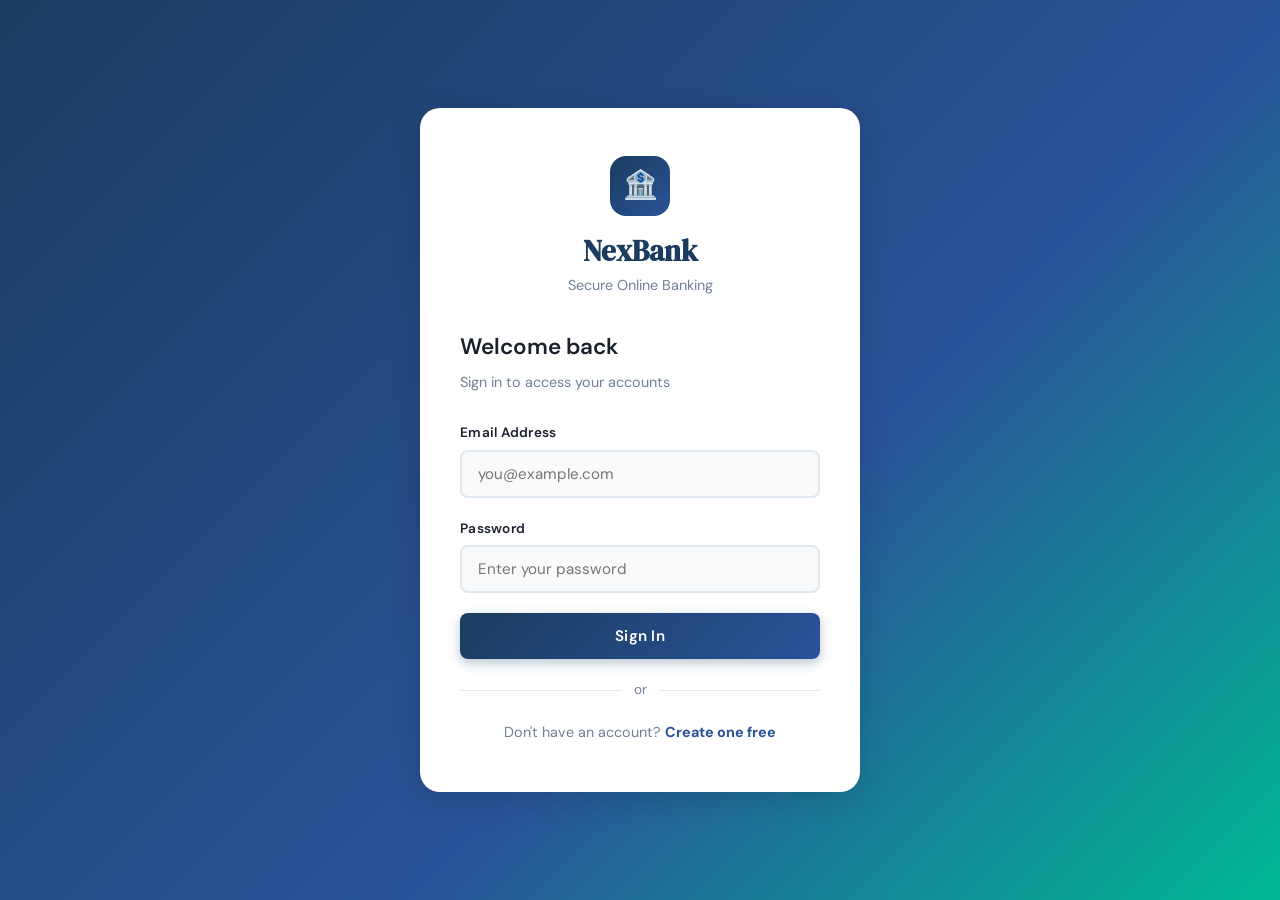
<file: frontend/index.html>
<!DOCTYPE html>
<html lang="en">
<head>
    <meta charset="UTF-8">
    <meta name="viewport" content="width=device-width, initial-scale=1.0">
    <title>Login — NexBank</title>
    <link rel="stylesheet" href="css/style.css">
</head>
<body class="auth-page">

<div class="auth-card">

    <!-- Logo -->
    <div class="auth-logo">
        <div class="logo-icon">🏦</div>
        <h1>NexBank</h1>
        <p>Secure Online Banking</p>
    </div>

    <h2>Welcome back</h2>
    <p class="subtitle">Sign in to access your accounts</p>

    <!-- Alert box for success/error messages -->
    <div id="alertBox" class="alert"></div>

    <!-- Login Form -->
    <form id="loginForm">

        <div class="form-group">
            <label for="email">Email Address</label>
            <input
                type="email"
                id="email"
                placeholder="you@example.com"
                required
                autocomplete="email"
            />
        </div>

        <div class="form-group">
            <label for="password">Password</label>
            <input
                type="password"
                id="password"
                placeholder="Enter your password"
                required
                autocomplete="current-password"
            />
        </div>

        <button type="submit" id="loginBtn" class="btn btn-primary">
            Sign In
        </button>

    </form>

    <div class="divider"><span>or</span></div>

    <p style="text-align:center; font-size:0.9rem; color:var(--text-muted)">
        Don't have an account?
        <a href="pages/register.html"><strong>Create one free</strong></a>
    </p>

</div>

<script src="js/utils.js"></script>
<script>
    // Redirect to dashboard if already logged in
    if (getToken()) {
        window.location.href = 'pages/dashboard.html';
    }

    document.getElementById('loginForm').addEventListener('submit', async function(e) {
        e.preventDefault();
        hideAlert('alertBox');

        const email    = document.getElementById('email').value.trim();
        const password = document.getElementById('password').value;

        // Basic client-side validation
        if (!email || !password) {
            showAlert('alertBox', 'Please fill in all fields.', 'error');
            return;
        }

        if (!email.includes('@')) {
            showAlert('alertBox', 'Please enter a valid email address.', 'error');
            return;
        }

        setButtonLoading('loginBtn', true);

        const result = await apiRequest('/auth/login', 'POST', { email, password });

        if (result.error) {
            showAlert('alertBox', result.error, 'error');
        } else if (result.ok && result.data.success) {
            // Save token and user info to localStorage
            setToken(result.data.data.token);
            setUser({
                name:   result.data.data.name,
                email:  result.data.data.email,
                userId: result.data.data.userId
            });

            showAlert('alertBox', 'Login successful! Redirecting...', 'success');
            setTimeout(() => { window.location.href = 'pages/dashboard.html'; }, 800);
        } else {
            const errorMsg = result.data?.message || 'Login failed. Please check your credentials.';
            showAlert('alertBox', errorMsg, 'error');
        }

        setButtonLoading('loginBtn', false, 'Sign In');
    });
</script>

</body>
</html>
</file>
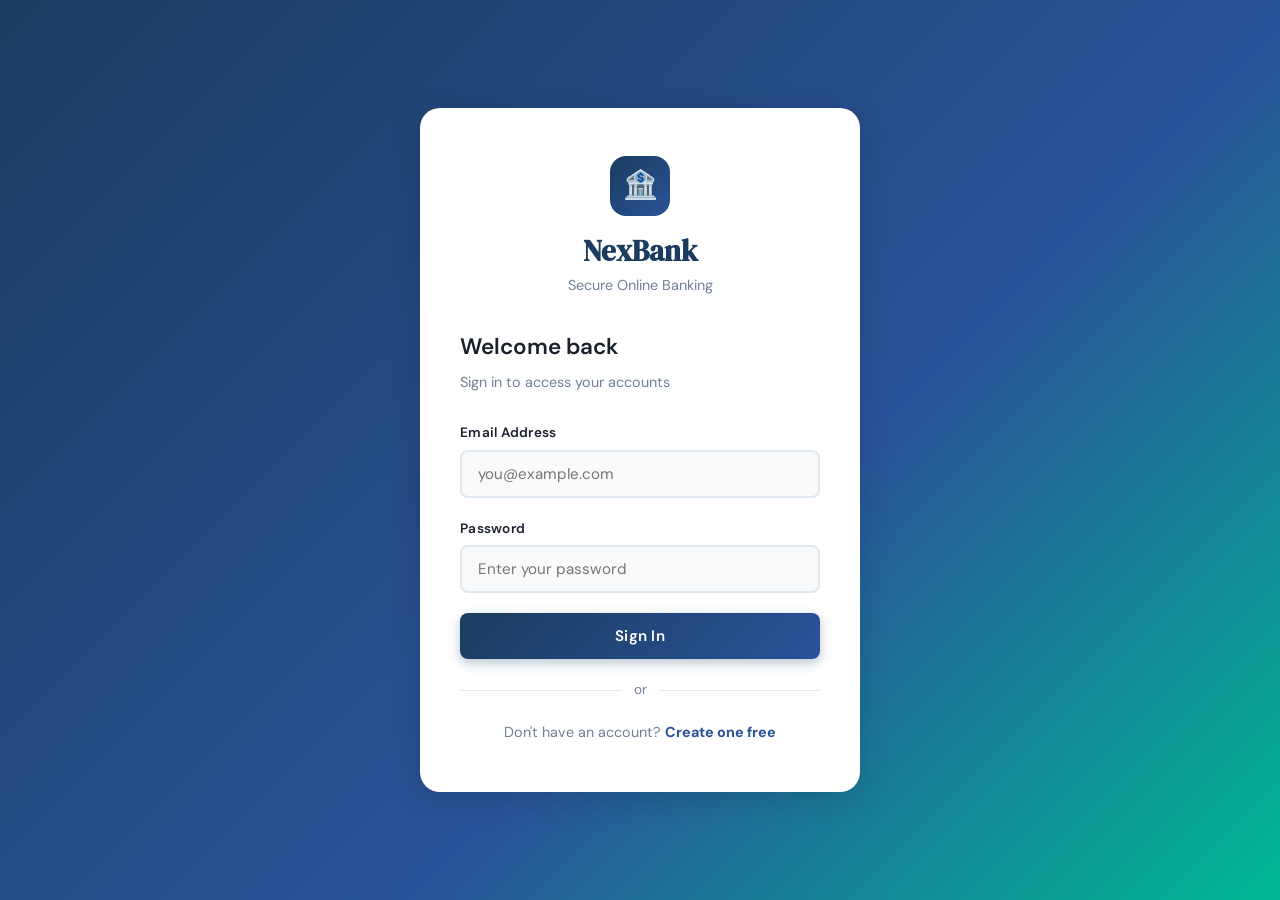
<file: backend/target/classes/static/index.html>
<!DOCTYPE html>
<html lang="en">
<head>
    <meta charset="UTF-8">
    <meta name="viewport" content="width=device-width, initial-scale=1.0">
    <title>Login — NexBank</title>
    <link rel="stylesheet" href="css/style.css">
</head>
<body class="auth-page">

<div class="auth-card">

    <!-- Logo -->
    <div class="auth-logo">
        <div class="logo-icon">🏦</div>
        <h1>NexBank</h1>
        <p>Secure Online Banking</p>
    </div>

    <h2>Welcome back</h2>
    <p class="subtitle">Sign in to access your accounts</p>

    <!-- Alert box for success/error messages -->
    <div id="alertBox" class="alert"></div>

    <!-- Login Form -->
    <form id="loginForm">

        <div class="form-group">
            <label for="email">Email Address</label>
            <input
                type="email"
                id="email"
                placeholder="you@example.com"
                required
                autocomplete="email"
            />
        </div>

        <div class="form-group">
            <label for="password">Password</label>
            <input
                type="password"
                id="password"
                placeholder="Enter your password"
                required
                autocomplete="current-password"
            />
        </div>

        <button type="submit" id="loginBtn" class="btn btn-primary">
            Sign In
        </button>

    </form>

    <div class="divider"><span>or</span></div>

    <p style="text-align:center; font-size:0.9rem; color:var(--text-muted)">
        Don't have an account?
        <a href="pages/register.html"><strong>Create one free</strong></a>
    </p>

</div>

<script src="js/utils.js"></script>
<script>
    // Redirect to dashboard if already logged in
    if (getToken()) {
        window.location.href = 'pages/dashboard.html';
    }

    document.getElementById('loginForm').addEventListener('submit', async function(e) {
        e.preventDefault();
        hideAlert('alertBox');

        const email    = document.getElementById('email').value.trim();
        const password = document.getElementById('password').value;

        // Basic client-side validation
        if (!email || !password) {
            showAlert('alertBox', 'Please fill in all fields.', 'error');
            return;
        }

        if (!email.includes('@')) {
            showAlert('alertBox', 'Please enter a valid email address.', 'error');
            return;
        }

        setButtonLoading('loginBtn', true);

        const result = await apiRequest('/auth/login', 'POST', { email, password });

        if (result.error) {
            showAlert('alertBox', result.error, 'error');
        } else if (result.ok && result.data.success) {
            // Save token and user info to localStorage
            setToken(result.data.data.token);
            setUser({
                name:   result.data.data.name,
                email:  result.data.data.email,
                userId: result.data.data.userId,
                role:   result.data.data.role
            });

            showAlert('alertBox', 'Login successful! Redirecting...', 'success');
            setTimeout(() => { window.location.href = 'pages/dashboard.html'; }, 800);
        } else {
            const errorMsg = result.data?.message || 'Login failed. Please check your credentials.';
            showAlert('alertBox', errorMsg, 'error');
        }

        setButtonLoading('loginBtn', false, 'Sign In');
    });
</script>

</body>
</html>
</file>
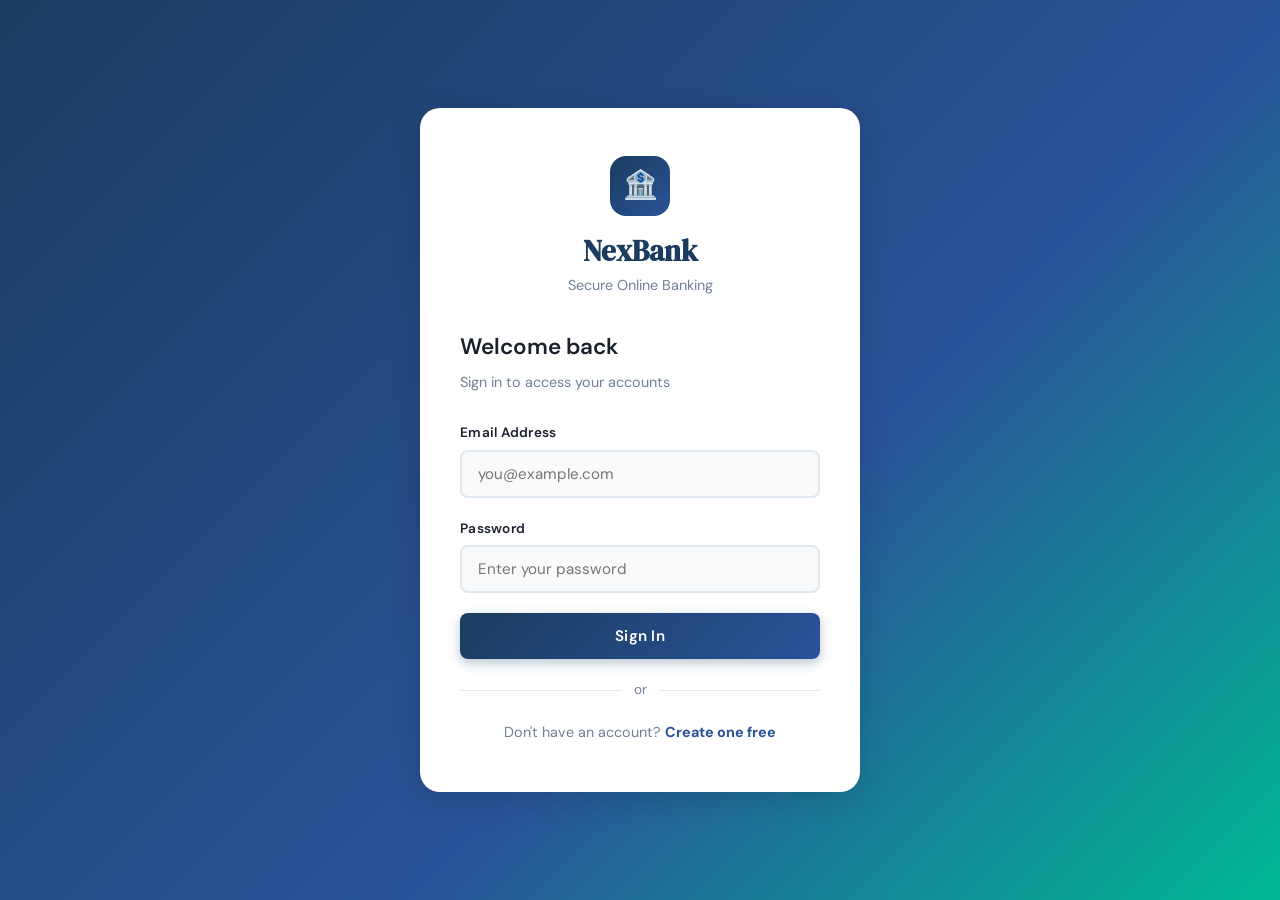
<file: frontend/pages/balance.html>
<!DOCTYPE html>
<html lang="en">
<head>
    <meta charset="UTF-8">
    <meta name="viewport" content="width=device-width, initial-scale=1.0">
    <title>Balance & Statement — NexBank</title>
    <link rel="stylesheet" href="../css/style.css">
</head>
<body>

<nav class="navbar">
    <a href="dashboard.html" class="navbar-brand">
        <span class="brand-icon">🏦</span> NexBank
    </a>
    <div class="navbar-nav">
        <a href="dashboard.html">Dashboard</a>
        <a href="deposit.html">Deposit</a>
        <a href="withdraw.html">Withdraw</a>
        <a href="transfer.html">Transfer</a>
        <a href="balance.html" class="active">Balance</a>
    </div>
    <div class="navbar-user">
        <div class="user-avatar" id="userAvatar">?</div>
        <span id="userName">Loading...</span>
        <button class="btn-logout" onclick="logout()">Logout</button>
    </div>
</nav>

<div class="main-content">

    <div class="page-header">
        <h1>Balance & Statement 📋</h1>
        <p>Check balance and view your full transaction history</p>
    </div>

    <div id="alertBox" class="alert"></div>

    <!-- Account Cards Row -->
    <div id="accountsRow" style="margin-bottom:28px;">
        <div class="empty-state"><div class="empty-icon">⏳</div><p>Loading accounts...</p></div>
    </div>

    <!-- Transaction History Section -->
    <div class="card">
        <div style="display:flex; justify-content:space-between; align-items:center; margin-bottom:20px; flex-wrap:wrap; gap:12px;">
            <div>
                <div class="card-title" style="margin-bottom:2px;">Transaction History</div>
                <div class="card-subtitle" style="margin-bottom:0;">Full statement for selected account</div>
            </div>
            <div style="display:flex; gap:10px; align-items:center; flex-wrap:wrap;">
                <select id="accountSelect" style="width:auto; padding:8px 14px; font-size:0.9rem;">
                    <option value="">Select account...</option>
                </select>
                <select id="filterType" style="width:auto; padding:8px 14px; font-size:0.9rem;">
                    <option value="ALL">All Types</option>
                    <option value="DEPOSIT">Deposits</option>
                    <option value="WITHDRAWAL">Withdrawals</option>
                    <option value="TRANSFER_OUT">Transfers Out</option>
                    <option value="TRANSFER_IN">Transfers In</option>
                </select>
                <button class="btn btn-primary btn-sm" onclick="loadHistory()">Load</button>
            </div>
        </div>

        <!-- Transaction Stats Bar -->
        <div id="txnStats" style="display:none; margin-bottom:20px;">
            <div style="display:grid; grid-template-columns:repeat(4,1fr); gap:12px;">
                <div style="background:var(--bg); padding:12px 16px; border-radius:var(--radius-sm); text-align:center;">
                    <div style="font-size:0.75rem; color:var(--text-muted); text-transform:uppercase; letter-spacing:0.06em;">Total In</div>
                    <div id="statTotalIn" style="font-weight:700; color:var(--accent-dark); font-size:1rem; margin-top:4px;">—</div>
                </div>
                <div style="background:var(--bg); padding:12px 16px; border-radius:var(--radius-sm); text-align:center;">
                    <div style="font-size:0.75rem; color:var(--text-muted); text-transform:uppercase; letter-spacing:0.06em;">Total Out</div>
                    <div id="statTotalOut" style="font-weight:700; color:var(--danger); font-size:1rem; margin-top:4px;">—</div>
                </div>
                <div style="background:var(--bg); padding:12px 16px; border-radius:var(--radius-sm); text-align:center;">
                    <div style="font-size:0.75rem; color:var(--text-muted); text-transform:uppercase; letter-spacing:0.06em;">Transactions</div>
                    <div id="statCount" style="font-weight:700; font-size:1rem; margin-top:4px;">—</div>
                </div>
                <div style="background:var(--bg); padding:12px 16px; border-radius:var(--radius-sm); text-align:center;">
                    <div style="font-size:0.75rem; color:var(--text-muted); text-transform:uppercase; letter-spacing:0.06em;">Current Balance</div>
                    <div id="statBalance" style="font-weight:700; font-size:1rem; margin-top:4px;">—</div>
                </div>
            </div>
        </div>

        <!-- Transactions Table -->
        <div id="transactionsContainer">
            <div class="empty-state">
                <div class="empty-icon">📋</div>
                <h3>Select an account</h3>
                <p>Choose an account above and click "Load" to see transactions</p>
            </div>
        </div>
    </div>

</div>

<script src="../js/utils.js"></script>
<script>
    if (!requireAuth()) { /* stops */ }
    populateNavbar();

    let allTransactions = [];

    // Load all accounts and render account cards
    async function loadAccountCards() {
        const result = await apiRequest('/accounts');
        if (!result || !result.ok) {
            showAlert('alertBox', 'Failed to load accounts.', 'error');
            return;
        }

        const accounts = result.data.data || [];
        const row = document.getElementById('accountsRow');
        const select = document.getElementById('accountSelect');

        if (accounts.length === 0) {
            row.innerHTML = `<div class="empty-state"><div class="empty-icon">🏦</div><h3>No accounts yet</h3><p>Create an account from the dashboard</p></div>`;
            return;
        }

        // Render account cards
        row.innerHTML = `<div style="display:grid; grid-template-columns:repeat(auto-fill, minmax(260px, 1fr)); gap:16px;">
            ${accounts.map(acc => `
                <div class="account-card" onclick="selectAccount(${acc.accountId})" style="cursor:pointer; transition:opacity 0.2s;" onmouseover="this.style.opacity='0.88'" onmouseout="this.style.opacity='1'">
                    <div class="account-type-badge">${acc.accountType}</div>
                    <div class="account-number">${acc.accountNumber}</div>
                    <div class="account-balance-label">Available Balance</div>
                    <div class="account-balance-value">${formatCurrency(acc.balance)}</div>
                    <div style="margin-top:12px; font-size:0.78rem; opacity:0.7;">Click to view statement →</div>
                </div>
            `).join('')}
        </div>`;

        // Populate select
        select.innerHTML = '<option value="">-- Select account --</option>';
        accounts.forEach(acc => {
            const opt = document.createElement('option');
            opt.value = acc.accountId;
            opt.textContent = `${acc.accountNumber} (${acc.accountType})`;
            select.appendChild(opt);
        });
    }

    // Called when user clicks an account card
    function selectAccount(accountId) {
        document.getElementById('accountSelect').value = accountId;
        loadHistory();
        document.getElementById('transactionsContainer').scrollIntoView({ behavior: 'smooth' });
    }

    // Load transaction history for selected account
    async function loadHistory() {
        const accountId = document.getElementById('accountSelect').value;
        if (!accountId) {
            showAlert('alertBox', 'Please select an account first.', 'error');
            return;
        }

        document.getElementById('transactionsContainer').innerHTML =
            `<div class="empty-state"><div class="empty-icon">⏳</div><p>Loading transactions...</p></div>`;

        const result = await apiRequest(`/transactions/history/${accountId}`);
        if (!result || !result.ok) {
            showAlert('alertBox', 'Failed to load transactions.', 'error');
            return;
        }

        allTransactions = result.data.data || [];
        renderTransactions(allTransactions);
        computeStats(allTransactions);
    }

    // Apply filter and re-render
    document.getElementById('filterType').addEventListener('change', function() {
        if (allTransactions.length === 0) return;
        const filter = this.value;
        const filtered = filter === 'ALL'
            ? allTransactions
            : allTransactions.filter(t => t.type === filter);
        renderTransactions(filtered);
    });

    function computeStats(transactions) {
        let totalIn = 0, totalOut = 0;
        transactions.forEach(t => {
            if (t.type === 'DEPOSIT' || t.type === 'TRANSFER_IN') totalIn += parseFloat(t.amount);
            else totalOut += parseFloat(t.amount);
        });

        document.getElementById('statTotalIn').textContent  = formatCurrency(totalIn);
        document.getElementById('statTotalOut').textContent = formatCurrency(totalOut);
        document.getElementById('statCount').textContent    = transactions.length;

        // Balance is balanceAfter of the most recent transaction
        if (transactions.length > 0) {
            document.getElementById('statBalance').textContent = formatCurrency(transactions[0].balanceAfter);
        }
        document.getElementById('txnStats').style.display = 'block';
    }

    function renderTransactions(transactions) {
        const container = document.getElementById('transactionsContainer');

        if (transactions.length === 0) {
            container.innerHTML = `
                <div class="empty-state">
                    <div class="empty-icon">📭</div>
                    <h3>No transactions found</h3>
                    <p>No transactions match the selected filter</p>
                </div>`;
            return;
        }

        const rows = transactions.map(txn => {
            const badge = getTransactionBadge(txn.type);
            const isCredit = txn.type === 'DEPOSIT' || txn.type === 'TRANSFER_IN';
            return `
                <tr>
                    <td style="font-size:0.82rem; color:var(--text-muted);">${formatDate(txn.timestamp)}</td>
                    <td><span class="badge ${badge.cls}">${badge.icon} ${badge.label}</span></td>
                    <td style="font-size:0.88rem; max-width:200px; overflow:hidden; text-overflow:ellipsis; white-space:nowrap;">${txn.description || '—'}</td>
                    <td class="${isCredit ? 'amount-positive' : 'amount-negative'}" style="text-align:right; font-size:0.95rem;">
                        ${isCredit ? '+' : '-'}${formatCurrency(txn.amount)}
                    </td>
                    <td style="text-align:right; font-size:0.88rem; color:var(--text-muted);">${formatCurrency(txn.balanceAfter)}</td>
                </tr>
            `;
        }).join('');

        container.innerHTML = `
            <div class="table-wrapper">
                <table>
                    <thead>
                        <tr>
                            <th>Date & Time</th>
                            <th>Type</th>
                            <th>Description</th>
                            <th style="text-align:right">Amount</th>
                            <th style="text-align:right">Balance After</th>
                        </tr>
                    </thead>
                    <tbody>${rows}</tbody>
                </table>
            </div>
            <div style="margin-top:14px; font-size:0.82rem; color:var(--text-muted); text-align:right;">
                Showing ${transactions.length} transaction(s)
            </div>
        `;
    }

    loadAccountCards();
</script>

</body>
</html>
</file>
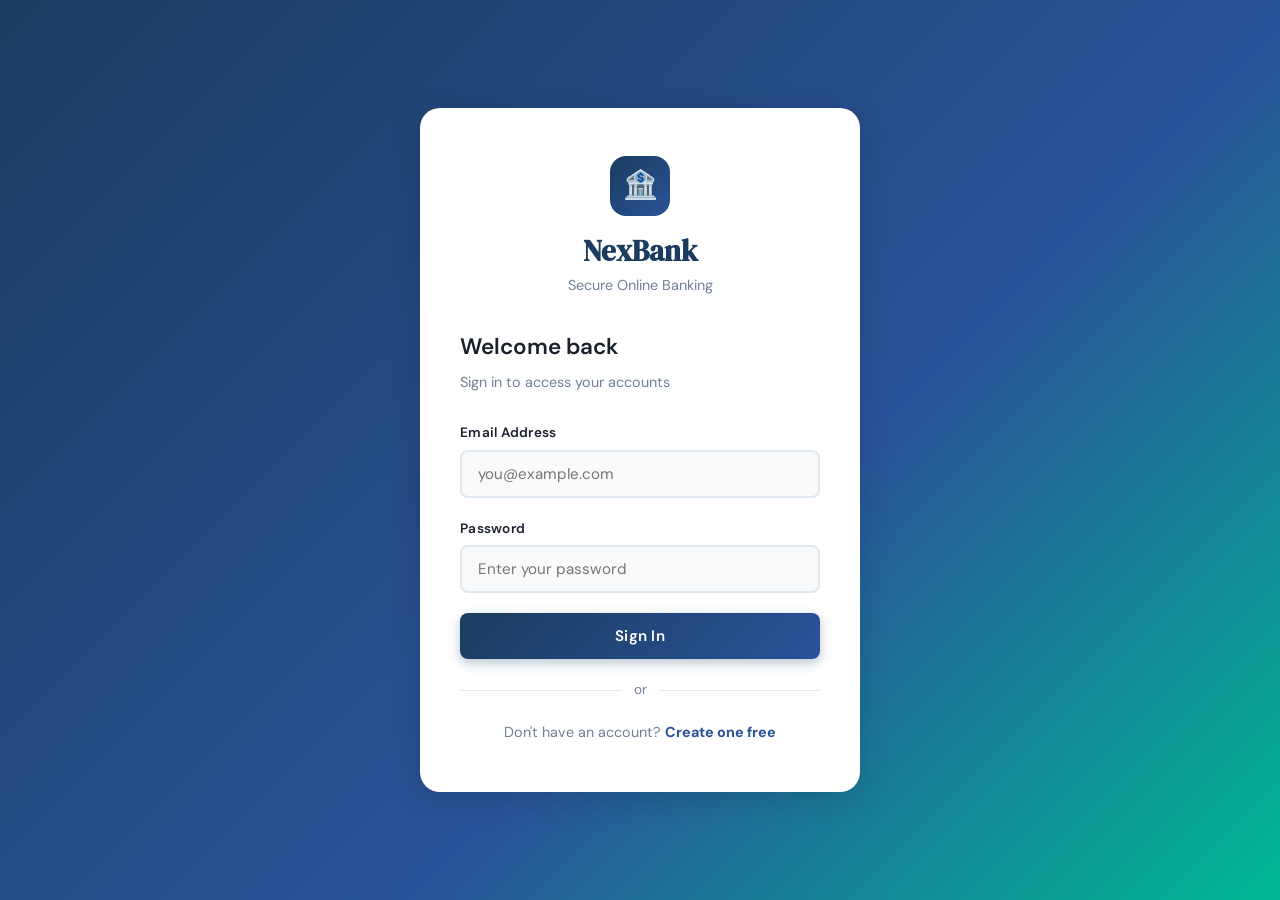
<file: frontend/pages/dashboard.html>
<!DOCTYPE html>
<html lang="en">
<head>
    <meta charset="UTF-8">
    <meta name="viewport" content="width=device-width, initial-scale=1.0">
    <title>Dashboard — NexBank</title>
    <link rel="stylesheet" href="../css/style.css">
</head>
<body>

<!-- Navigation Bar -->
<nav class="navbar">
    <a href="dashboard.html" class="navbar-brand">
        <span class="brand-icon">🏦</span> NexBank
    </a>
    <div class="navbar-nav">
        <a href="dashboard.html" class="active">Dashboard</a>
        <a href="deposit.html">Deposit</a>
        <a href="withdraw.html">Withdraw</a>
        <a href="transfer.html">Transfer</a>
        <a href="balance.html">Balance</a>
    </div>
    <div class="navbar-user">
        <div class="user-avatar" id="userAvatar">?</div>
        <span id="userName">Loading...</span>
        <button class="btn-logout" onclick="logout()">Logout</button>
    </div>
</nav>

<div class="main-content">

    <!-- Page Header -->
    <div class="page-header">
        <h1>Good day, <span id="greetName">there</span>! 👋</h1>
        <p>Here's an overview of your banking activity</p>
    </div>

    <!-- Alert -->
    <div id="alertBox" class="alert"></div>

    <!-- Stats Row -->
    <div class="stats-grid">
        <div class="stat-card">
            <div class="stat-icon green">💰</div>
            <div class="stat-info">
                <div class="stat-label">Total Balance</div>
                <div class="stat-value" id="totalBalance">—</div>
            </div>
        </div>
        <div class="stat-card">
            <div class="stat-icon blue">🏧</div>
            <div class="stat-info">
                <div class="stat-label">Accounts</div>
                <div class="stat-value" id="totalAccounts">—</div>
            </div>
        </div>
        <div class="stat-card">
            <div class="stat-icon orange">📊</div>
            <div class="stat-info">
                <div class="stat-label">Transactions</div>
                <div class="stat-value" id="totalTransactions">—</div>
            </div>
        </div>
    </div>

    <!-- Quick Actions -->
    <div class="card" style="margin-bottom:24px">
        <div class="card-title">Quick Actions</div>
        <div class="card-subtitle">Common banking operations</div>
        <div class="quick-actions">
            <a href="deposit.html" class="action-btn">
                <span class="action-icon">💵</span>
                <span class="action-label">Deposit</span>
            </a>
            <a href="withdraw.html" class="action-btn">
                <span class="action-icon">🏧</span>
                <span class="action-label">Withdraw</span>
            </a>
            <a href="transfer.html" class="action-btn">
                <span class="action-icon">↔️</span>
                <span class="action-label">Transfer</span>
            </a>
            <a href="balance.html" class="action-btn">
                <span class="action-icon">📋</span>
                <span class="action-label">Statement</span>
            </a>
            <a href="#" class="action-btn" id="createAccBtn">
                <span class="action-icon">➕</span>
                <span class="action-label">New Account</span>
            </a>
        </div>
    </div>

    <!-- Two Column: Accounts + Transactions -->
    <div class="two-col">

        <!-- Your Accounts -->
        <div class="card">
            <div class="card-title">Your Accounts</div>
            <div class="card-subtitle">All your bank accounts</div>
            <div id="accountsList">
                <div class="empty-state">
                    <div class="empty-icon">⏳</div>
                    <p>Loading accounts...</p>
                </div>
            </div>
        </div>

        <!-- Recent Transactions -->
        <div class="card">
            <div class="card-title">Recent Transactions</div>
            <div class="card-subtitle">Last 5 transactions</div>
            <div id="recentTransactions">
                <div class="empty-state">
                    <div class="empty-icon">⏳</div>
                    <p>Loading transactions...</p>
                </div>
            </div>
        </div>

    </div>

</div><!-- end main-content -->

<!-- Create Account Modal -->
<div id="createAccountModal" style="
    display:none; position:fixed; inset:0;
    background:rgba(0,0,0,0.5); z-index:999;
    align-items:center; justify-content:center;">
    <div class="card" style="width:380px; max-width:90vw;">
        <div class="card-title">Create New Account</div>
        <div class="card-subtitle">Choose the type of account you want</div>
        <div id="modalAlert" class="alert"></div>
        <div class="form-group">
            <label for="accountType">Account Type</label>
            <select id="accountType">
                <option value="SAVINGS">Savings Account</option>
                <option value="CURRENT">Current Account</option>
            </select>
        </div>
        <div style="display:flex; gap:12px;">
            <button id="createAccSubmit" class="btn btn-primary" onclick="createAccount()">Create Account</button>
            <button class="btn btn-outline" style="width:auto;flex:1" onclick="closeModal()">Cancel</button>
        </div>
    </div>
</div>

<script src="../js/utils.js"></script>
<script>
    // Guard: redirect to login if not authenticated
    if (!requireAuth()) { /* stops here */ }

    // Populate navbar
    populateNavbar();

    // Greet user by first name
    const user = getUser();
    if (user) {
        document.getElementById('greetName').textContent = user.name.split(' ')[0];
    }

    // ---- Load Dashboard Data ----
    async function loadDashboard() {
        try {
            const result = await apiRequest('/accounts');
            if (!result || !result.ok) {
                showAlert('alertBox', 'Failed to load accounts.', 'error');
                return;
            }

            const accounts = result.data.data || [];
            renderAccounts(accounts);

            // Calculate total balance
            const total = accounts.reduce((sum, a) => sum + parseFloat(a.balance || 0), 0);
            document.getElementById('totalBalance').textContent = formatCurrency(total);
            document.getElementById('totalAccounts').textContent = accounts.length;

            // Load recent transactions from first account
            let txnCount = 0;
            if (accounts.length > 0) {
                const txnResult = await apiRequest(`/transactions/history/${accounts[0].accountId}`);
                if (txnResult && txnResult.ok) {
                    const txns = txnResult.data.data || [];
                    txnCount = txns.length;
                    renderRecentTransactions(txns.slice(0, 5));
                }
            } else {
                document.getElementById('recentTransactions').innerHTML = `
                    <div class="empty-state">
                        <div class="empty-icon">💳</div>
                        <h3>No accounts yet</h3>
                        <p>Create an account to get started</p>
                    </div>`;
            }

            document.getElementById('totalTransactions').textContent = txnCount;

        } catch (err) {
            showAlert('alertBox', 'Error loading dashboard: ' + err.message, 'error');
        }
    }

    function renderAccounts(accounts) {
        const container = document.getElementById('accountsList');
        if (accounts.length === 0) {
            container.innerHTML = `
                <div class="empty-state">
                    <div class="empty-icon">🏦</div>
                    <h3>No accounts found</h3>
                    <p>Click "New Account" to create one</p>
                </div>`;
            return;
        }

        container.innerHTML = accounts.map(acc => `
            <div class="account-card" style="margin-bottom:16px">
                <div class="account-type-badge">${acc.accountType}</div>
                <div class="account-number">${acc.accountNumber}</div>
                <div class="account-balance-label">Available Balance</div>
                <div class="account-balance-value">${formatCurrency(acc.balance)}</div>
            </div>
        `).join('');
    }

    function renderRecentTransactions(transactions) {
        const container = document.getElementById('recentTransactions');
        if (transactions.length === 0) {
            container.innerHTML = `
                <div class="empty-state">
                    <div class="empty-icon">📭</div>
                    <h3>No transactions yet</h3>
                    <p>Make a deposit to get started</p>
                </div>`;
            return;
        }

        container.innerHTML = transactions.map(txn => {
            const badge = getTransactionBadge(txn.type);
            const isCredit = txn.type === 'DEPOSIT' || txn.type === 'TRANSFER_IN';
            return `
                <div style="display:flex;justify-content:space-between;align-items:center;padding:12px 0;border-bottom:1px solid var(--border)">
                    <div>
                        <span class="badge ${badge.cls}">${badge.icon} ${badge.label}</span>
                        <div style="font-size:0.78rem;color:var(--text-muted);margin-top:4px">
                            ${txn.description || '—'} · ${formatDate(txn.timestamp)}
                        </div>
                    </div>
                    <div class="${isCredit ? 'amount-positive' : 'amount-negative'}">
                        ${isCredit ? '+' : '-'}${formatCurrency(txn.amount)}
                    </div>
                </div>
            `;
        }).join('');
    }

    // ---- Create Account Modal ----
    document.getElementById('createAccBtn').addEventListener('click', function(e) {
        e.preventDefault();
        document.getElementById('createAccountModal').style.display = 'flex';
    });

    function closeModal() {
        document.getElementById('createAccountModal').style.display = 'none';
    }

    async function createAccount() {
        const accountType = document.getElementById('accountType').value;
        const btn = document.getElementById('createAccSubmit');
        btn.disabled = true;
        btn.textContent = 'Creating...';

        try {
            const result = await apiRequest('/accounts', 'POST', { accountType });
            if (result && result.ok) {
                showAlert('modalAlert', 'Account created successfully!', 'success');
                setTimeout(() => { closeModal(); loadDashboard(); }, 1000);
            } else {
                showAlert('modalAlert', result.data.message || 'Failed to create account.', 'error');
            }
        } catch (err) {
            showAlert('modalAlert', 'Error: ' + err.message, 'error');
        } finally {
            btn.disabled = false;
            btn.textContent = 'Create Account';
        }
    }

    // Load data on page load
    loadDashboard();
</script>

</body>
</html>
</file>
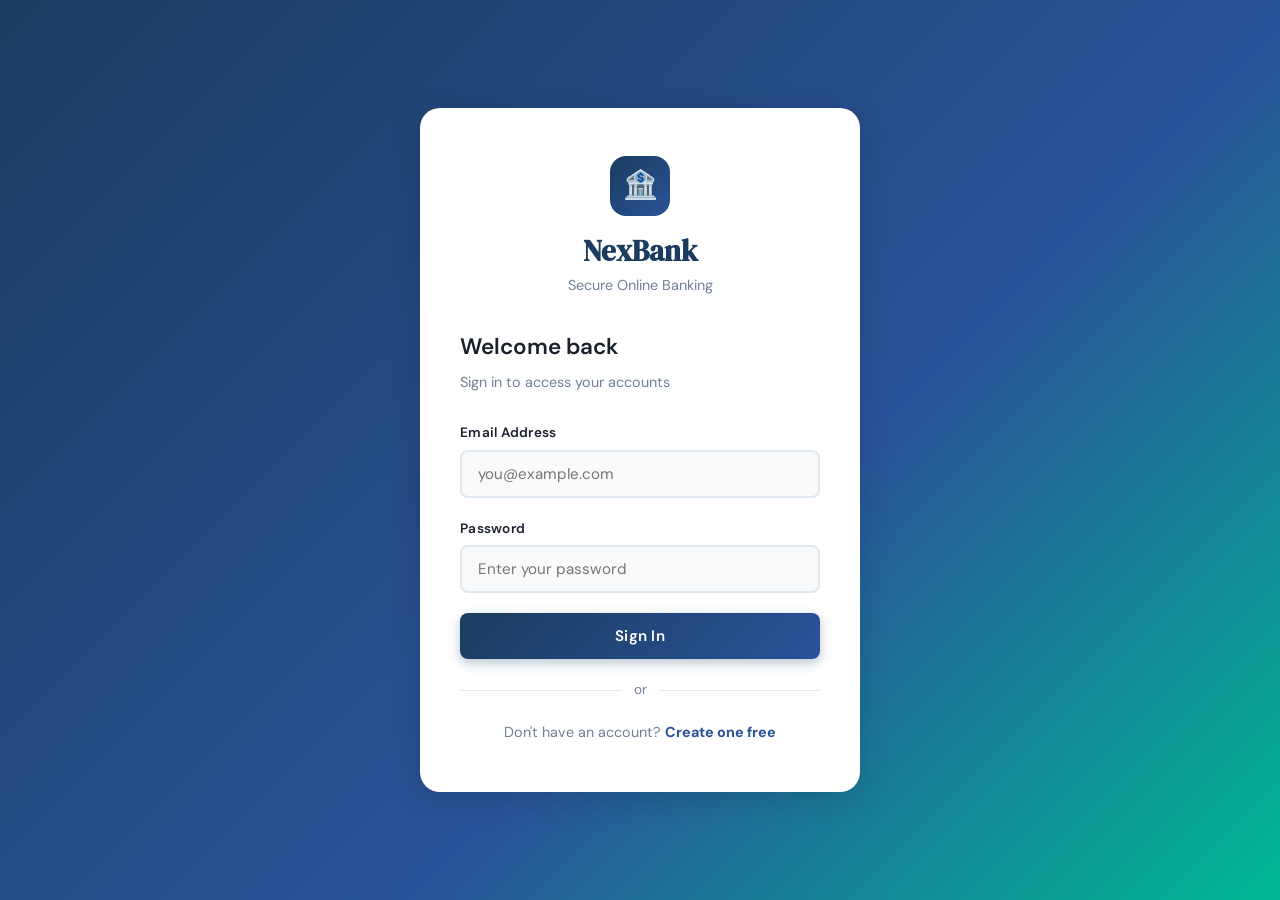
<file: frontend/pages/deposit.html>
<!DOCTYPE html>
<html lang="en">
<head>
    <meta charset="UTF-8">
    <meta name="viewport" content="width=device-width, initial-scale=1.0">
    <title>Deposit — NexBank</title>
    <link rel="stylesheet" href="../css/style.css">
</head>
<body>

<nav class="navbar">
    <a href="dashboard.html" class="navbar-brand">
        <span class="brand-icon">🏦</span> NexBank
    </a>
    <div class="navbar-nav">
        <a href="dashboard.html">Dashboard</a>
        <a href="deposit.html" class="active">Deposit</a>
        <a href="withdraw.html">Withdraw</a>
        <a href="transfer.html">Transfer</a>
        <a href="balance.html">Balance</a>
    </div>
    <div class="navbar-user">
        <div class="user-avatar" id="userAvatar">?</div>
        <span id="userName">Loading...</span>
        <button class="btn-logout" onclick="logout()">Logout</button>
    </div>
</nav>

<div class="main-content">

    <div class="page-header">
        <h1>Deposit Money 💵</h1>
        <p>Add funds to your bank account</p>
    </div>

    <div class="form-page">

        <!-- Success/Error Alert -->
        <div id="alertBox" class="alert"></div>

        <!-- Deposit Card -->
        <div class="card">
            <div class="card-title">Make a Deposit</div>
            <div class="card-subtitle">Funds will be available immediately</div>

            <form id="depositForm">

                <!-- Account Selector -->
                <div class="form-group">
                    <label for="accountSelect">Select Account</label>
                    <select id="accountSelect" required>
                        <option value="">Loading accounts...</option>
                    </select>
                </div>

                <!-- Selected Account Balance Preview -->
                <div id="balancePreview" style="display:none; margin-bottom:20px;">
                    <div class="account-card" style="padding:20px 24px;">
                        <div class="account-number" id="previewAccNum">—</div>
                        <div class="account-balance-label">Current Balance</div>
                        <div class="account-balance-value" id="previewBalance">—</div>
                    </div>
                </div>

                <!-- Amount Input -->
                <div class="form-group">
                    <label for="amount">Deposit Amount (₹)</label>
                    <input
                        type="number"
                        id="amount"
                        placeholder="Enter amount (e.g. 1000)"
                        min="1"
                        step="0.01"
                        required
                    />
                </div>

                <!-- Description (optional) -->
                <div class="form-group">
                    <label for="description">Description <span style="color:var(--text-muted);font-weight:400">(optional)</span></label>
                    <input
                        type="text"
                        id="description"
                        placeholder="e.g. Salary, Cash deposit"
                        maxlength="100"
                    />
                </div>

                <button type="submit" id="depositBtn" class="btn btn-accent">
                    💵 Deposit Now
                </button>

            </form>
        </div>

        <!-- Post-transaction summary (shown after success) -->
        <div id="successSummary" style="display:none;" class="card" style="margin-top:20px;">
            <div style="text-align:center; padding:12px 0;">
                <div style="font-size:3rem; margin-bottom:12px;">✅</div>
                <h3 style="font-size:1.2rem; margin-bottom:6px;">Deposit Successful!</h3>
                <p style="color:var(--text-muted); font-size:0.9rem; margin-bottom:20px;">Your funds have been added</p>
                <div style="background:var(--bg); border-radius:var(--radius-sm); padding:16px; margin-bottom:20px; text-align:left;">
                    <div style="display:flex; justify-content:space-between; margin-bottom:8px;">
                        <span style="color:var(--text-muted); font-size:0.85rem;">Amount Deposited</span>
                        <span id="summaryAmount" style="font-weight:700; color:var(--accent-dark)">—</span>
                    </div>
                    <div style="display:flex; justify-content:space-between; margin-bottom:8px;">
                        <span style="color:var(--text-muted); font-size:0.85rem;">New Balance</span>
                        <span id="summaryBalance" style="font-weight:700;">—</span>
                    </div>
                    <div style="display:flex; justify-content:space-between;">
                        <span style="color:var(--text-muted); font-size:0.85rem;">Transaction ID</span>
                        <span id="summaryTxnId" style="font-size:0.85rem; color:var(--text-muted);">—</span>
                    </div>
                </div>
                <div style="display:flex; gap:12px;">
                    <button class="btn btn-primary btn-sm" style="flex:1" onclick="resetForm()">Make Another</button>
                    <a href="dashboard.html" class="btn btn-outline btn-sm" style="flex:1">Dashboard</a>
                </div>
            </div>
        </div>

        <!-- Quick amount buttons -->
        <div class="card" style="margin-top:20px;">
            <div class="card-title">Quick Amounts</div>
            <div class="card-subtitle">Tap to fill the amount</div>
            <div style="display:grid; grid-template-columns: repeat(4,1fr); gap:10px; margin-top:4px;">
                <button class="btn btn-outline btn-sm" onclick="setAmount(500)">₹500</button>
                <button class="btn btn-outline btn-sm" onclick="setAmount(1000)">₹1,000</button>
                <button class="btn btn-outline btn-sm" onclick="setAmount(5000)">₹5,000</button>
                <button class="btn btn-outline btn-sm" onclick="setAmount(10000)">₹10,000</button>
            </div>
        </div>

    </div>
</div>

<script src="../js/utils.js"></script>
<script>
    if (!requireAuth()) { /* stops */ }
    populateNavbar();

    // Account data cache
    let accountsCache = [];

    // Load accounts into selector on page load
    async function loadAccounts() {
        const result = await apiRequest('/accounts');
        if (!result || !result.ok) {
            showAlert('alertBox', 'Failed to load accounts. Please refresh.', 'error');
            return;
        }
        accountsCache = result.data.data || [];
        const select = document.getElementById('accountSelect');
        select.innerHTML = '<option value="">-- Select an Account --</option>';
        accountsCache.forEach(acc => {
            const opt = document.createElement('option');
            opt.value = acc.accountId;
            opt.textContent = `${acc.accountNumber} (${acc.accountType}) — ${formatCurrency(acc.balance)}`;
            select.appendChild(opt);
        });
    }

    // Show balance preview when account is selected
    document.getElementById('accountSelect').addEventListener('change', function() {
        const accountId = this.value;
        const preview = document.getElementById('balancePreview');
        if (!accountId) { preview.style.display = 'none'; return; }

        const acc = accountsCache.find(a => a.accountId == accountId);
        if (acc) {
            document.getElementById('previewAccNum').textContent = acc.accountNumber + ' · ' + acc.accountType;
            document.getElementById('previewBalance').textContent = formatCurrency(acc.balance);
            preview.style.display = 'block';
        }
    });

    // Quick amount setter
    function setAmount(value) {
        document.getElementById('amount').value = value;
    }

    // Handle deposit form submission
    document.getElementById('depositForm').addEventListener('submit', async function(e) {
        e.preventDefault();
        hideAlert('alertBox');

        const accountId   = document.getElementById('accountSelect').value;
        const amount      = parseFloat(document.getElementById('amount').value);
        const description = document.getElementById('description').value.trim();

        // Validate
        if (!accountId) { showAlert('alertBox', 'Please select an account.', 'error'); return; }
        if (!amount || amount <= 0) { showAlert('alertBox', 'Please enter a valid amount.', 'error'); return; }
        if (amount > 1000000) { showAlert('alertBox', 'Maximum single deposit is ₹10,00,000.', 'error'); return; }

        setButtonLoading('depositBtn', true);

        try {
            const result = await apiRequest(
                `/transactions/deposit/${accountId}`,
                'POST',
                { amount, description: description || 'Deposit' }
            );

            if (result && result.ok) {
                const txn = result.data.data;
                // Show success summary
                document.getElementById('summaryAmount').textContent  = formatCurrency(amount);
                document.getElementById('summaryBalance').textContent = formatCurrency(txn.balanceAfter);
                document.getElementById('summaryTxnId').textContent   = '#TXN' + txn.transactionId;

                document.getElementById('depositForm').style.display = 'none';
                document.getElementById('successSummary').style.display = 'block';
                showAlert('alertBox', result.data.message, 'success');
            } else {
                showAlert('alertBox', result.data.message || 'Deposit failed.', 'error');
            }
        } catch (err) {
            showAlert('alertBox', 'Network error. Is the backend running?', 'error');
        } finally {
            setButtonLoading('depositBtn', false, '💵 Deposit Now');
        }
    });

    function resetForm() {
        document.getElementById('depositForm').reset();
        document.getElementById('depositForm').style.display = 'block';
        document.getElementById('successSummary').style.display = 'none';
        document.getElementById('balancePreview').style.display = 'none';
        loadAccounts();
    }

    loadAccounts();
</script>

</body>
</html>
</file>
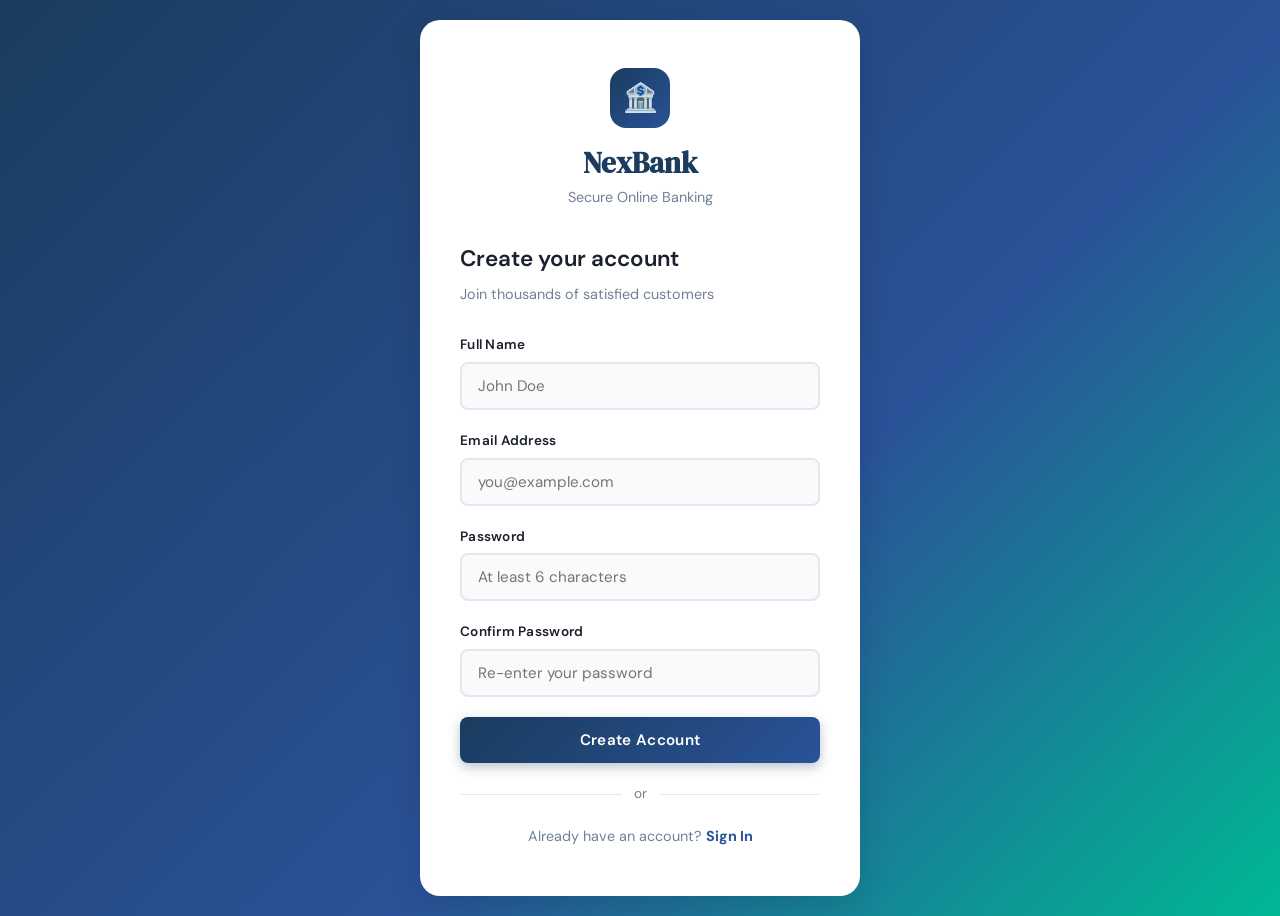
<file: frontend/pages/register.html>
<!DOCTYPE html>
<html lang="en">
<head>
    <meta charset="UTF-8">
    <meta name="viewport" content="width=device-width, initial-scale=1.0">
    <title>Register — NexBank</title>
    <link rel="stylesheet" href="../css/style.css">
</head>
<body class="auth-page">

<div class="auth-card">

    <div class="auth-logo">
        <div class="logo-icon">🏦</div>
        <h1>NexBank</h1>
        <p>Secure Online Banking</p>
    </div>

    <h2>Create your account</h2>
    <p class="subtitle">Join thousands of satisfied customers</p>

    <div id="alertBox" class="alert"></div>

    <form id="registerForm">

        <div class="form-group">
            <label for="name">Full Name</label>
            <input
                type="text"
                id="name"
                placeholder="John Doe"
                required
                minlength="2"
            />
        </div>

        <div class="form-group">
            <label for="email">Email Address</label>
            <input
                type="email"
                id="email"
                placeholder="you@example.com"
                required
            />
        </div>

        <div class="form-group">
            <label for="password">Password</label>
            <input
                type="password"
                id="password"
                placeholder="At least 6 characters"
                required
                minlength="6"
            />
        </div>

        <div class="form-group">
            <label for="confirmPassword">Confirm Password</label>
            <input
                type="password"
                id="confirmPassword"
                placeholder="Re-enter your password"
                required
            />
        </div>

        <button type="submit" id="registerBtn" class="btn btn-primary">
            Create Account
        </button>

    </form>

    <div class="divider"><span>or</span></div>

    <p style="text-align:center; font-size:0.9rem; color:var(--text-muted)">
        Already have an account?
        <a href="../index.html"><strong>Sign In</strong></a>
    </p>

</div>

<script src="../js/utils.js"></script>
<script>
    // Redirect to dashboard if already logged in
    if (getToken()) {
        window.location.href = 'dashboard.html';
    }

    document.getElementById('registerForm').addEventListener('submit', async function(e) {
        e.preventDefault();
        hideAlert('alertBox');

        const name            = document.getElementById('name').value.trim();
        const email           = document.getElementById('email').value.trim();
        const password        = document.getElementById('password').value;
        const confirmPassword = document.getElementById('confirmPassword').value;

        // Client-side validation
        if (!name || !email || !password || !confirmPassword) {
            showAlert('alertBox', 'All fields are required.', 'error');
            return;
        }

        if (name.length < 2) {
            showAlert('alertBox', 'Name must be at least 2 characters.', 'error');
            return;
        }

        if (!email.includes('@')) {
            showAlert('alertBox', 'Please enter a valid email address.', 'error');
            return;
        }

        if (password.length < 6) {
            showAlert('alertBox', 'Password must be at least 6 characters.', 'error');
            return;
        }

        if (password !== confirmPassword) {
            showAlert('alertBox', 'Passwords do not match.', 'error');
            return;
        }

        setButtonLoading('registerBtn', true);

        const result = await apiRequest('/auth/register', 'POST', { name, email, password });

        if (result.error) {
            showAlert('alertBox', result.error, 'error');
        } else if (result.ok && result.data.success) {
            // Auto login after registration
            setToken(result.data.data.token);
            setUser({
                name:   result.data.data.name,
                email:  result.data.data.email,
                userId: result.data.data.userId
            });

            showAlert('alertBox', 'Account created! Redirecting to dashboard...', 'success');
            setTimeout(() => { window.location.href = 'dashboard.html'; }, 1000);
        } else {
            // Show validation errors or server message
            let errorMsg = 'Registration failed.';
            if (result.data?.data && typeof result.data.data === 'object') {
                const errors = Object.values(result.data.data).join(' | ');
                errorMsg = errors;
            } else if (result.data?.message) {
                errorMsg = result.data.message;
            }
            showAlert('alertBox', errorMsg, 'error');
        }

        setButtonLoading('registerBtn', false, 'Create Account');
        }
    });
</script>

</body>
</html>
</file>
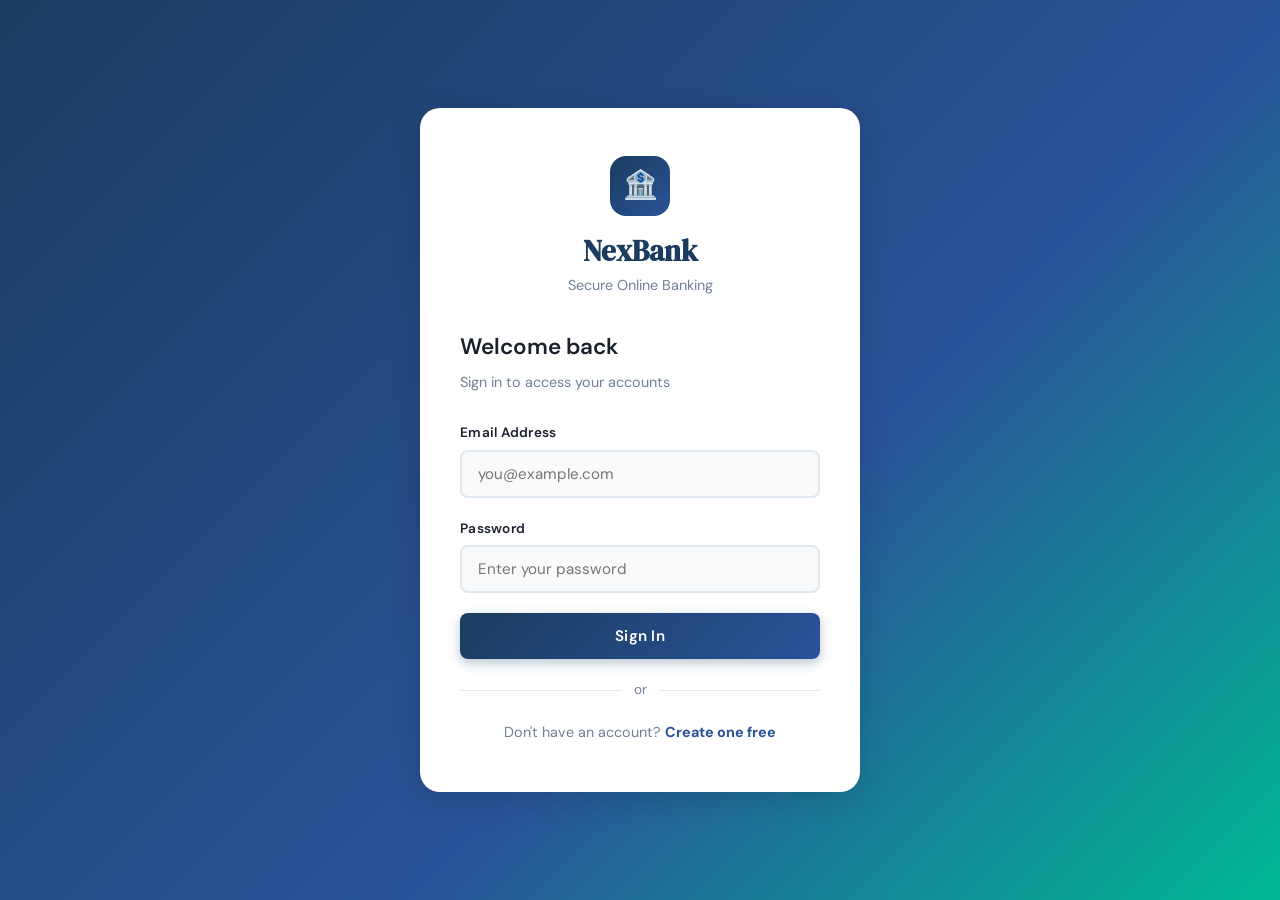
<file: frontend/pages/transfer.html>
<!DOCTYPE html>
<html lang="en">
<head>
    <meta charset="UTF-8">
    <meta name="viewport" content="width=device-width, initial-scale=1.0">
    <title>Transfer — NexBank</title>
    <link rel="stylesheet" href="../css/style.css">
</head>
<body>

<nav class="navbar">
    <a href="dashboard.html" class="navbar-brand">
        <span class="brand-icon">🏦</span> NexBank
    </a>
    <div class="navbar-nav">
        <a href="dashboard.html">Dashboard</a>
        <a href="deposit.html">Deposit</a>
        <a href="withdraw.html">Withdraw</a>
        <a href="transfer.html" class="active">Transfer</a>
        <a href="balance.html">Balance</a>
    </div>
    <div class="navbar-user">
        <div class="user-avatar" id="userAvatar">?</div>
        <span id="userName">Loading...</span>
        <button class="btn-logout" onclick="logout()">Logout</button>
    </div>
</nav>

<div class="main-content">

    <div class="page-header">
        <h1>Transfer Money ↔️</h1>
        <p>Send money to any NexBank account instantly</p>
    </div>

    <div class="form-page">

        <div id="alertBox" class="alert"></div>

        <div class="card">
            <div class="card-title">Send Money</div>
            <div class="card-subtitle">Transfers are instant and free</div>

            <form id="transferForm">

                <!-- From Account -->
                <div class="form-group">
                    <label for="fromAccount">From Account</label>
                    <select id="fromAccount" required>
                        <option value="">Loading accounts...</option>
                    </select>
                </div>

                <!-- From balance display -->
                <div id="fromBalancePreview" style="display:none; margin-bottom:20px;">
                    <div style="background:var(--bg); border-radius:var(--radius-sm); padding:12px 16px; border:1px solid var(--border); display:flex; justify-content:space-between; align-items:center;">
                        <span style="font-size:0.85rem; color:var(--text-muted);">Available Balance</span>
                        <span id="fromBalance" style="font-weight:700; color:var(--primary); font-size:1.05rem;">—</span>
                    </div>
                </div>

                <!-- Visual arrow -->
                <div style="text-align:center; margin:4px 0 20px; font-size:1.5rem; color:var(--text-muted);">⬇️</div>

                <!-- To Account Number -->
                <div class="form-group">
                    <label for="targetAccountNumber">Recipient Account Number</label>
                    <input
                        type="text"
                        id="targetAccountNumber"
                        placeholder="e.g. ACC1234567"
                        required
                        style="text-transform:uppercase;"
                    />
                    <div id="recipientInfo" style="display:none; margin-top:8px; padding:10px 14px; background:#d4f4e8; border-radius:var(--radius-sm); font-size:0.85rem; color:#0d6e4b;">
                        ✅ <span id="recipientName">—</span>
                    </div>
                </div>

                <!-- Amount -->
                <div class="form-group">
                    <label for="amount">Transfer Amount (₹)</label>
                    <input
                        type="number"
                        id="amount"
                        placeholder="Enter amount to transfer"
                        min="1"
                        step="0.01"
                        required
                    />
                    <div id="insufficientWarning" style="display:none; color:var(--danger); font-size:0.82rem; margin-top:6px;">
                        ⚠️ Amount exceeds available balance
                    </div>
                </div>

                <!-- Description -->
                <div class="form-group">
                    <label for="description">Description <span style="color:var(--text-muted);font-weight:400">(optional)</span></label>
                    <input
                        type="text"
                        id="description"
                        placeholder="e.g. Rent, Gift, Reimbursement"
                        maxlength="100"
                    />
                </div>

                <!-- Transfer summary before submit -->
                <div id="transferSummaryPreview" style="display:none; margin-bottom:20px; padding:16px; background:var(--bg); border-radius:var(--radius-sm); border:1px solid var(--border);">
                    <div style="font-size:0.8rem; font-weight:700; text-transform:uppercase; letter-spacing:0.06em; color:var(--text-muted); margin-bottom:12px;">Transfer Summary</div>
                    <div style="display:flex; justify-content:space-between; margin-bottom:6px;">
                        <span style="font-size:0.85rem; color:var(--text-muted);">You send</span>
                        <span id="summaryPreviewAmount" style="font-weight:700;">—</span>
                    </div>
                    <div style="display:flex; justify-content:space-between;">
                        <span style="font-size:0.85rem; color:var(--text-muted);">To account</span>
                        <span id="summaryPreviewTarget" style="font-size:0.85rem; font-family:monospace;">—</span>
                    </div>
                </div>

                <button type="submit" id="transferBtn" class="btn btn-primary">
                    ↔️ Transfer Now
                </button>

            </form>
        </div>

        <!-- Success Summary -->
        <div id="successSummary" style="display:none;" class="card" style="margin-top:20px;">
            <div style="text-align:center; padding:12px 0;">
                <div style="font-size:3rem; margin-bottom:12px;">✅</div>
                <h3 style="font-size:1.2rem; margin-bottom:6px;">Transfer Successful!</h3>
                <p style="color:var(--text-muted); font-size:0.9rem; margin-bottom:20px;">Money sent instantly</p>
                <div style="background:var(--bg); border-radius:var(--radius-sm); padding:16px; margin-bottom:20px; text-align:left;">
                    <div style="display:flex; justify-content:space-between; margin-bottom:8px;">
                        <span style="color:var(--text-muted); font-size:0.85rem;">Amount Sent</span>
                        <span id="summaryAmount" style="font-weight:700; color:var(--primary);">—</span>
                    </div>
                    <div style="display:flex; justify-content:space-between; margin-bottom:8px;">
                        <span style="color:var(--text-muted); font-size:0.85rem;">Sent To</span>
                        <span id="summarySentTo" style="font-size:0.85rem; font-family:monospace;">—</span>
                    </div>
                    <div style="display:flex; justify-content:space-between; margin-bottom:8px;">
                        <span style="color:var(--text-muted); font-size:0.85rem;">Your New Balance</span>
                        <span id="summaryBalance" style="font-weight:700;">—</span>
                    </div>
                    <div style="display:flex; justify-content:space-between;">
                        <span style="color:var(--text-muted); font-size:0.85rem;">Transaction ID</span>
                        <span id="summaryTxnId" style="font-size:0.85rem; color:var(--text-muted);">—</span>
                    </div>
                </div>
                <div style="display:flex; gap:12px;">
                    <button class="btn btn-primary btn-sm" style="flex:1" onclick="resetForm()">New Transfer</button>
                    <a href="dashboard.html" class="btn btn-outline btn-sm" style="flex:1">Dashboard</a>
                </div>
            </div>
        </div>

    </div>
</div>

<script src="../js/utils.js"></script>
<script>
    if (!requireAuth()) { /* stops */ }
    populateNavbar();

    let accountsCache = [];
    let selectedBalance = 0;

    async function loadAccounts() {
        const result = await apiRequest('/accounts');
        if (!result || !result.ok) {
            showAlert('alertBox', 'Failed to load accounts.', 'error');
            return;
        }
        accountsCache = result.data.data || [];
        const select = document.getElementById('fromAccount');
        select.innerHTML = '<option value="">-- Select your account --</option>';
        accountsCache.forEach(acc => {
            const opt = document.createElement('option');
            opt.value = acc.accountId;
            opt.textContent = `${acc.accountNumber} (${acc.accountType}) — ${formatCurrency(acc.balance)}`;
            select.appendChild(opt);
        });
    }

    document.getElementById('fromAccount').addEventListener('change', function() {
        const accountId = this.value;
        const preview = document.getElementById('fromBalancePreview');
        if (!accountId) { preview.style.display = 'none'; selectedBalance = 0; return; }
        const acc = accountsCache.find(a => a.accountId == accountId);
        if (acc) {
            selectedBalance = parseFloat(acc.balance);
            document.getElementById('fromBalance').textContent = formatCurrency(acc.balance);
            preview.style.display = 'block';
        }
        updateSummaryPreview();
    });

    // Auto-uppercase account number
    document.getElementById('targetAccountNumber').addEventListener('input', function() {
        this.value = this.value.toUpperCase();
        document.getElementById('recipientInfo').style.display = 'none';
        updateSummaryPreview();
    });

    document.getElementById('amount').addEventListener('input', function() {
        const warning = document.getElementById('insufficientWarning');
        const val = parseFloat(this.value);
        warning.style.display = (selectedBalance > 0 && val > selectedBalance) ? 'block' : 'none';
        updateSummaryPreview();
    });

    function updateSummaryPreview() {
        const amount = parseFloat(document.getElementById('amount').value);
        const target = document.getElementById('targetAccountNumber').value;
        const preview = document.getElementById('transferSummaryPreview');
        if (amount > 0 && target.length >= 6) {
            document.getElementById('summaryPreviewAmount').textContent = formatCurrency(amount);
            document.getElementById('summaryPreviewTarget').textContent = target;
            preview.style.display = 'block';
        } else {
            preview.style.display = 'none';
        }
    }

    document.getElementById('transferForm').addEventListener('submit', async function(e) {
        e.preventDefault();
        hideAlert('alertBox');

        const fromAccountId       = document.getElementById('fromAccount').value;
        const targetAccountNumber = document.getElementById('targetAccountNumber').value.trim();
        const amount              = parseFloat(document.getElementById('amount').value);
        const description         = document.getElementById('description').value.trim();

        if (!fromAccountId) { showAlert('alertBox', 'Please select your account.', 'error'); return; }
        if (!targetAccountNumber) { showAlert('alertBox', 'Please enter the recipient account number.', 'error'); return; }
        if (!amount || amount <= 0) { showAlert('alertBox', 'Please enter a valid amount.', 'error'); return; }
        if (selectedBalance > 0 && amount > selectedBalance) {
            showAlert('alertBox', `Insufficient funds. Available: ${formatCurrency(selectedBalance)}`, 'error');
            return;
        }

        // Check if transferring to own account
        const fromAcc = accountsCache.find(a => a.accountId == fromAccountId);
        if (fromAcc && fromAcc.accountNumber === targetAccountNumber) {
            showAlert('alertBox', 'You cannot transfer to the same account.', 'error');
            return;
        }

        setButtonLoading('transferBtn', true);

        try {
            const result = await apiRequest(
                `/transactions/transfer/${fromAccountId}`,
                'POST',
                { targetAccountNumber, amount, description: description || 'Transfer' }
            );

            if (result && result.ok) {
                const txn = result.data.data;
                document.getElementById('summaryAmount').textContent  = formatCurrency(amount);
                document.getElementById('summarySentTo').textContent  = targetAccountNumber;
                document.getElementById('summaryBalance').textContent = formatCurrency(txn.balanceAfter);
                document.getElementById('summaryTxnId').textContent   = '#TXN' + txn.transactionId;

                document.getElementById('transferForm').style.display = 'none';
                document.getElementById('successSummary').style.display = 'block';
                showAlert('alertBox', result.data.message, 'success');
            } else {
                showAlert('alertBox', result.data.message || 'Transfer failed.', 'error');
            }
        } catch (err) {
            showAlert('alertBox', 'Network error. Is the backend running?', 'error');
        } finally {
            setButtonLoading('transferBtn', false, '↔️ Transfer Now');
        }
    });

    function resetForm() {
        document.getElementById('transferForm').reset();
        document.getElementById('transferForm').style.display = 'block';
        document.getElementById('successSummary').style.display = 'none';
        document.getElementById('fromBalancePreview').style.display = 'none';
        document.getElementById('transferSummaryPreview').style.display = 'none';
        document.getElementById('insufficientWarning').style.display = 'none';
        selectedBalance = 0;
        loadAccounts();
    }

    loadAccounts();
</script>

</body>
</html>
</file>
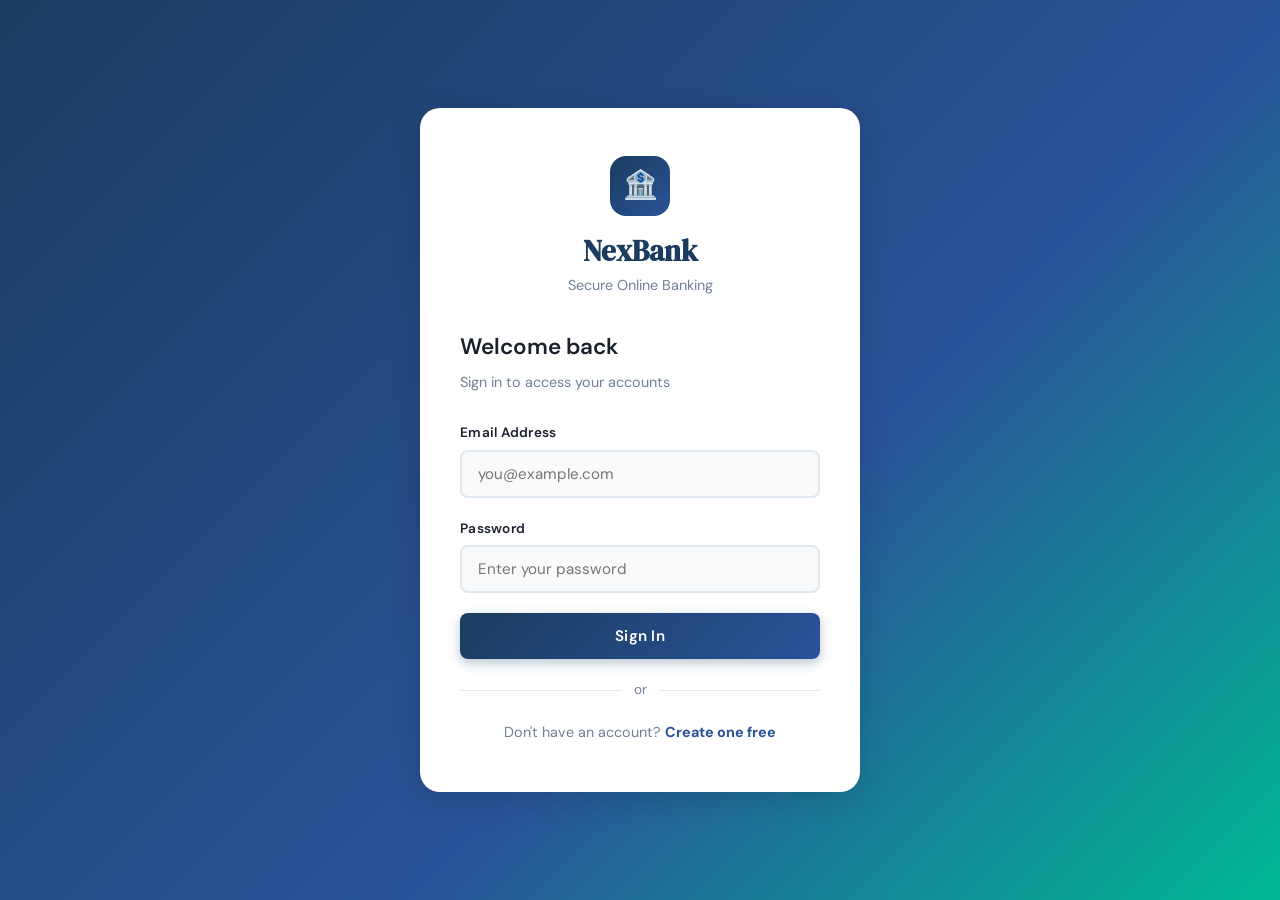
<file: frontend/pages/withdraw.html>
<!DOCTYPE html>
<html lang="en">
<head>
    <meta charset="UTF-8">
    <meta name="viewport" content="width=device-width, initial-scale=1.0">
    <title>Withdraw — NexBank</title>
    <link rel="stylesheet" href="../css/style.css">
</head>
<body>

<nav class="navbar">
    <a href="dashboard.html" class="navbar-brand">
        <span class="brand-icon">🏦</span> NexBank
    </a>
    <div class="navbar-nav">
        <a href="dashboard.html">Dashboard</a>
        <a href="deposit.html">Deposit</a>
        <a href="withdraw.html" class="active">Withdraw</a>
        <a href="transfer.html">Transfer</a>
        <a href="balance.html">Balance</a>
    </div>
    <div class="navbar-user">
        <div class="user-avatar" id="userAvatar">?</div>
        <span id="userName">Loading...</span>
        <button class="btn-logout" onclick="logout()">Logout</button>
    </div>
</nav>

<div class="main-content">

    <div class="page-header">
        <h1>Withdraw Money 🏧</h1>
        <p>Withdraw funds from your account</p>
    </div>

    <div class="form-page">

        <div id="alertBox" class="alert"></div>

        <div class="card">
            <div class="card-title">Make a Withdrawal</div>
            <div class="card-subtitle">Ensure you have sufficient balance before withdrawing</div>

            <form id="withdrawForm">

                <div class="form-group">
                    <label for="accountSelect">Select Account</label>
                    <select id="accountSelect" required>
                        <option value="">Loading accounts...</option>
                    </select>
                </div>

                <!-- Balance Preview -->
                <div id="balancePreview" style="display:none; margin-bottom:20px;">
                    <div style="background:var(--bg); border-radius:var(--radius-sm); padding:16px; border:1px solid var(--border);">
                        <div style="font-size:0.8rem; color:var(--text-muted); margin-bottom:4px;">Available Balance</div>
                        <div id="previewBalance" style="font-size:1.6rem; font-weight:700; color:var(--primary);">—</div>
                        <div id="previewAccNum" style="font-size:0.8rem; color:var(--text-muted); margin-top:4px;">—</div>
                    </div>
                </div>

                <div class="form-group">
                    <label for="amount">Withdrawal Amount (₹)</label>
                    <input
                        type="number"
                        id="amount"
                        placeholder="Enter amount to withdraw"
                        min="1"
                        step="0.01"
                        required
                    />
                    <div id="insufficientWarning" style="display:none; color:var(--danger); font-size:0.82rem; margin-top:6px;">
                        ⚠️ Amount exceeds available balance
                    </div>
                </div>

                <div class="form-group">
                    <label for="description">Description <span style="color:var(--text-muted);font-weight:400">(optional)</span></label>
                    <input
                        type="text"
                        id="description"
                        placeholder="e.g. ATM withdrawal, Bill payment"
                        maxlength="100"
                    />
                </div>

                <button type="submit" id="withdrawBtn" class="btn btn-danger">
                    🏧 Withdraw Now
                </button>

            </form>
        </div>

        <!-- Success Summary -->
        <div id="successSummary" style="display:none;" class="card" style="margin-top:20px;">
            <div style="text-align:center; padding:12px 0;">
                <div style="font-size:3rem; margin-bottom:12px;">✅</div>
                <h3 style="font-size:1.2rem; margin-bottom:6px;">Withdrawal Successful!</h3>
                <p style="color:var(--text-muted); font-size:0.9rem; margin-bottom:20px;">Funds have been withdrawn</p>
                <div style="background:var(--bg); border-radius:var(--radius-sm); padding:16px; margin-bottom:20px; text-align:left;">
                    <div style="display:flex; justify-content:space-between; margin-bottom:8px;">
                        <span style="color:var(--text-muted); font-size:0.85rem;">Amount Withdrawn</span>
                        <span id="summaryAmount" style="font-weight:700; color:var(--danger);">—</span>
                    </div>
                    <div style="display:flex; justify-content:space-between; margin-bottom:8px;">
                        <span style="color:var(--text-muted); font-size:0.85rem;">Remaining Balance</span>
                        <span id="summaryBalance" style="font-weight:700;">—</span>
                    </div>
                    <div style="display:flex; justify-content:space-between;">
                        <span style="color:var(--text-muted); font-size:0.85rem;">Transaction ID</span>
                        <span id="summaryTxnId" style="font-size:0.85rem; color:var(--text-muted);">—</span>
                    </div>
                </div>
                <div style="display:flex; gap:12px;">
                    <button class="btn btn-primary btn-sm" style="flex:1" onclick="resetForm()">Withdraw Again</button>
                    <a href="dashboard.html" class="btn btn-outline btn-sm" style="flex:1">Dashboard</a>
                </div>
            </div>
        </div>

        <!-- Quick Amounts -->
        <div class="card" style="margin-top:20px;">
            <div class="card-title">Quick Amounts</div>
            <div class="card-subtitle">Tap to fill the amount</div>
            <div style="display:grid; grid-template-columns: repeat(4,1fr); gap:10px; margin-top:4px;">
                <button class="btn btn-outline btn-sm" onclick="setAmount(200)">₹200</button>
                <button class="btn btn-outline btn-sm" onclick="setAmount(500)">₹500</button>
                <button class="btn btn-outline btn-sm" onclick="setAmount(1000)">₹1,000</button>
                <button class="btn btn-outline btn-sm" onclick="setAmount(2000)">₹2,000</button>
            </div>
        </div>

    </div>
</div>

<script src="../js/utils.js"></script>
<script>
    if (!requireAuth()) { /* stops */ }
    populateNavbar();

    let accountsCache = [];
    let selectedBalance = 0;

    async function loadAccounts() {
        const result = await apiRequest('/accounts');
        if (!result || !result.ok) {
            showAlert('alertBox', 'Failed to load accounts.', 'error');
            return;
        }
        accountsCache = result.data.data || [];
        const select = document.getElementById('accountSelect');
        select.innerHTML = '<option value="">-- Select an Account --</option>';
        accountsCache.forEach(acc => {
            const opt = document.createElement('option');
            opt.value = acc.accountId;
            opt.textContent = `${acc.accountNumber} (${acc.accountType}) — ${formatCurrency(acc.balance)}`;
            select.appendChild(opt);
        });
    }

    document.getElementById('accountSelect').addEventListener('change', function() {
        const accountId = this.value;
        const preview = document.getElementById('balancePreview');
        if (!accountId) { preview.style.display = 'none'; selectedBalance = 0; return; }
        const acc = accountsCache.find(a => a.accountId == accountId);
        if (acc) {
            selectedBalance = parseFloat(acc.balance);
            document.getElementById('previewBalance').textContent = formatCurrency(acc.balance);
            document.getElementById('previewAccNum').textContent = acc.accountNumber + ' · ' + acc.accountType;
            preview.style.display = 'block';
        }
    });

    // Live balance warning
    document.getElementById('amount').addEventListener('input', function() {
        const warning = document.getElementById('insufficientWarning');
        const val = parseFloat(this.value);
        if (selectedBalance > 0 && val > selectedBalance) {
            warning.style.display = 'block';
        } else {
            warning.style.display = 'none';
        }
    });

    function setAmount(value) {
        document.getElementById('amount').value = value;
        document.getElementById('amount').dispatchEvent(new Event('input'));
    }

    document.getElementById('withdrawForm').addEventListener('submit', async function(e) {
        e.preventDefault();
        hideAlert('alertBox');

        const accountId   = document.getElementById('accountSelect').value;
        const amount      = parseFloat(document.getElementById('amount').value);
        const description = document.getElementById('description').value.trim();

        if (!accountId) { showAlert('alertBox', 'Please select an account.', 'error'); return; }
        if (!amount || amount <= 0) { showAlert('alertBox', 'Please enter a valid amount.', 'error'); return; }
        if (selectedBalance > 0 && amount > selectedBalance) {
            showAlert('alertBox', `Insufficient funds. Your balance is ${formatCurrency(selectedBalance)}.`, 'error');
            return;
        }

        setButtonLoading('withdrawBtn', true);

        try {
            const result = await apiRequest(
                `/transactions/withdraw/${accountId}`,
                'POST',
                { amount, description: description || 'Withdrawal' }
            );

            if (result && result.ok) {
                const txn = result.data.data;
                document.getElementById('summaryAmount').textContent  = formatCurrency(amount);
                document.getElementById('summaryBalance').textContent = formatCurrency(txn.balanceAfter);
                document.getElementById('summaryTxnId').textContent   = '#TXN' + txn.transactionId;

                document.getElementById('withdrawForm').style.display = 'none';
                document.getElementById('successSummary').style.display = 'block';
                showAlert('alertBox', result.data.message, 'success');
            } else {
                showAlert('alertBox', result.data.message || 'Withdrawal failed.', 'error');
            }
        } catch (err) {
            showAlert('alertBox', 'Network error. Is the backend running?', 'error');
        } finally {
            setButtonLoading('withdrawBtn', false, '🏧 Withdraw Now');
        }
    });

    function resetForm() {
        document.getElementById('withdrawForm').reset();
        document.getElementById('withdrawForm').style.display = 'block';
        document.getElementById('successSummary').style.display = 'none';
        document.getElementById('balancePreview').style.display = 'none';
        document.getElementById('insufficientWarning').style.display = 'none';
        selectedBalance = 0;
        loadAccounts();
    }

    loadAccounts();
</script>

</body>
</html>
</file>
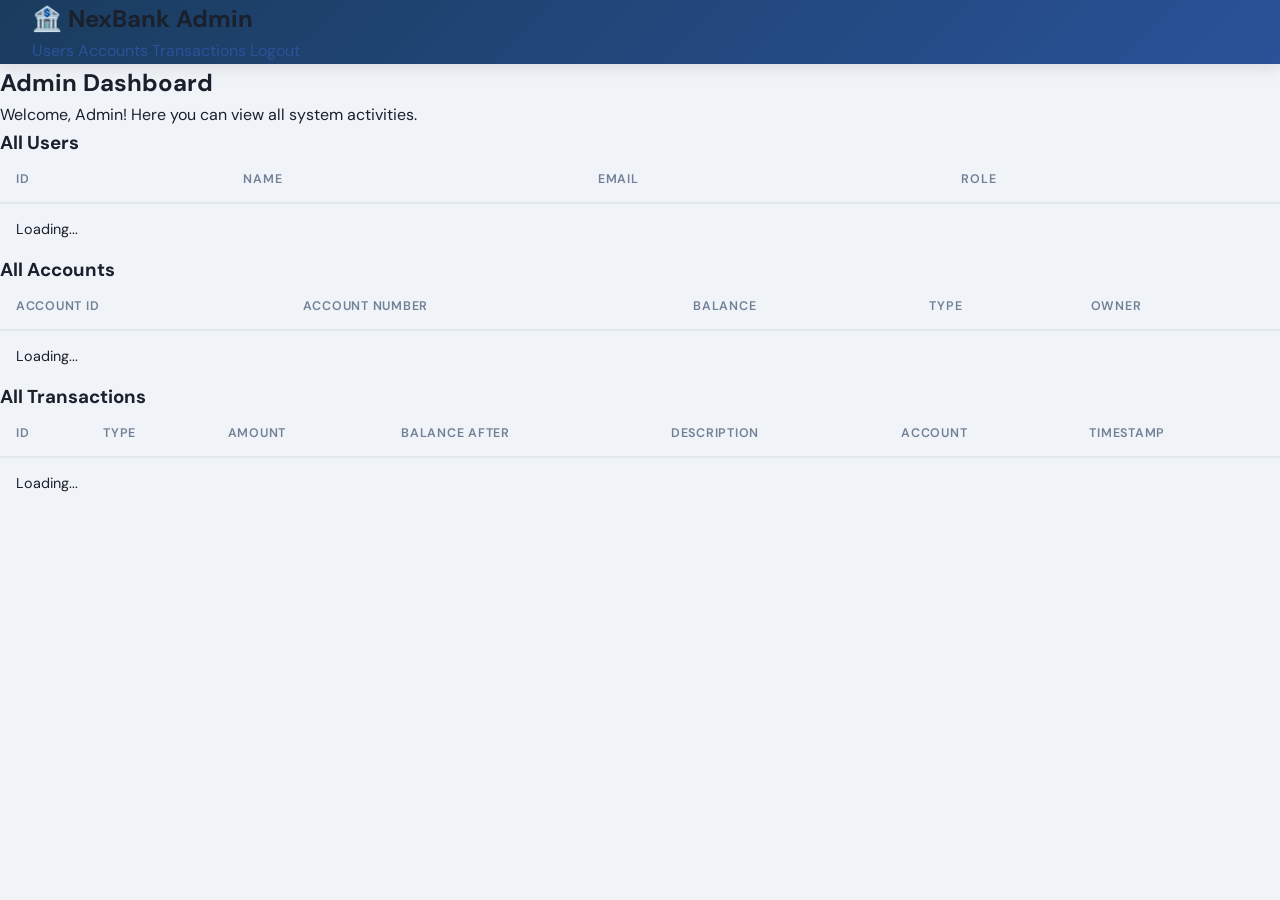
<file: backend/target/classes/static/pages/admin.html>
<!DOCTYPE html>
<html lang="en">
<head>
    <meta charset="UTF-8">
    <meta name="viewport" content="width=device-width, initial-scale=1.0">
    <title>Admin Dashboard - NexBank</title>
    <link rel="stylesheet" href="../css/style.css">
</head>
<body>
    <nav class="navbar">
        <div class="nav-container">
            <h1 class="nav-logo">🏦 NexBank Admin</h1>
            <div class="nav-links">
                <a href="#" onclick="showSection('users')">Users</a>
                <a href="#" onclick="showSection('accounts')">Accounts</a>
                <a href="#" onclick="showSection('transactions')">Transactions</a>
                <a href="#" onclick="logout()">Logout</a>
            </div>
        </div>
    </nav>

    <div class="container">
        <div class="dashboard-header">
            <h2>Admin Dashboard</h2>
            <p>Welcome, Admin! Here you can view all system activities.</p>
        </div>

        <!-- Users Section -->
        <div id="users-section" class="section active">
            <h3>All Users</h3>
            <div class="table-container">
                <table id="users-table">
                    <thead>
                        <tr>
                            <th>ID</th>
                            <th>Name</th>
                            <th>Email</th>
                            <th>Role</th>
                        </tr>
                    </thead>
                    <tbody id="users-tbody">
                        <tr>
                            <td colspan="4">Loading...</td>
                        </tr>
                    </tbody>
                </table>
            </div>
        </div>

        <!-- Accounts Section -->
        <div id="accounts-section" class="section">
            <h3>All Accounts</h3>
            <div class="table-container">
                <table id="accounts-table">
                    <thead>
                        <tr>
                            <th>Account ID</th>
                            <th>Account Number</th>
                            <th>Balance</th>
                            <th>Type</th>
                            <th>Owner</th>
                        </tr>
                    </thead>
                    <tbody id="accounts-tbody">
                        <tr>
                            <td colspan="5">Loading...</td>
                        </tr>
                    </tbody>
                </table>
            </div>
        </div>

        <!-- Transactions Section -->
        <div id="transactions-section" class="section">
            <h3>All Transactions</h3>
            <div class="table-container">
                <table id="transactions-table">
                    <thead>
                        <tr>
                            <th>ID</th>
                            <th>Type</th>
                            <th>Amount</th>
                            <th>Balance After</th>
                            <th>Description</th>
                            <th>Account</th>
                            <th>Timestamp</th>
                        </tr>
                    </thead>
                    <tbody id="transactions-tbody">
                        <tr>
                            <td colspan="7">Loading...</td>
                        </tr>
                    </tbody>
                </table>
            </div>
        </div>
    </div>

    <script src="../js/utils.js"></script>
    <script>
        // Check if admin is logged in
        if (!requireAuth()) return;

        // Load data on page load
        document.addEventListener('DOMContentLoaded', function() {
            loadUsers();
            loadAccounts();
            loadTransactions();
        });

        function showSection(sectionName) {
            // Hide all sections
            document.querySelectorAll('.section').forEach(section => {
                section.classList.remove('active');
            });

            // Show selected section
            document.getElementById(sectionName + '-section').classList.add('active');
        }

        async function loadUsers() {
            try {
                const response = await fetch('/api/admin/users', {
                    headers: {
                        'Authorization': 'Bearer ' + getToken()
                    }
                });

                if (response.ok) {
                    const users = await response.json();
                    displayUsers(users);
                } else {
                    document.getElementById('users-tbody').innerHTML =
                        '<tr><td colspan="4">Failed to load users</td></tr>';
                }
            } catch (error) {
                console.error('Error loading users:', error);
                document.getElementById('users-tbody').innerHTML =
                    '<tr><td colspan="4">Error loading users</td></tr>';
            }
        }

        function displayUsers(users) {
            const tbody = document.getElementById('users-tbody');
            tbody.innerHTML = '';

            users.forEach(user => {
                const row = document.createElement('tr');
                row.innerHTML = `
                    <td>${user.id}</td>
                    <td>${user.name}</td>
                    <td>${user.email}</td>
                    <td>${user.role}</td>
                `;
                tbody.appendChild(row);
            });
        }

        async function loadAccounts() {
            try {
                const response = await fetch('/api/admin/accounts', {
                    headers: {
                        'Authorization': 'Bearer ' + getToken()
                    }
                });

                if (response.ok) {
                    const accounts = await response.json();
                    displayAccounts(accounts);
                } else {
                    document.getElementById('accounts-tbody').innerHTML =
                        '<tr><td colspan="5">Failed to load accounts</td></tr>';
                }
            } catch (error) {
                console.error('Error loading accounts:', error);
                document.getElementById('accounts-tbody').innerHTML =
                    '<tr><td colspan="5">Error loading accounts</td></tr>';
            }
        }

        function displayAccounts(accounts) {
            const tbody = document.getElementById('accounts-tbody');
            tbody.innerHTML = '';

            accounts.forEach(account => {
                const row = document.createElement('tr');
                row.innerHTML = `
                    <td>${account.accountId}</td>
                    <td>${account.accountNumber}</td>
                    <td>$${account.balance}</td>
                    <td>${account.accountType}</td>
                    <td>${account.ownerName} (${account.ownerEmail})</td>
                `;
                tbody.appendChild(row);
            });
        }

        async function loadTransactions() {
            try {
                const response = await fetch('/api/admin/transactions', {
                    headers: {
                        'Authorization': 'Bearer ' + getToken()
                    }
                });

                if (response.ok) {
                    const transactions = await response.json();
                    displayTransactions(transactions);
                } else {
                    document.getElementById('transactions-tbody').innerHTML =
                        '<tr><td colspan="7">Failed to load transactions</td></tr>';
                }
            } catch (error) {
                console.error('Error loading transactions:', error);
                document.getElementById('transactions-tbody').innerHTML =
                    '<tr><td colspan="7">Error loading transactions</td></tr>';
            }
        }

        function displayTransactions(transactions) {
            const tbody = document.getElementById('transactions-tbody');
            tbody.innerHTML = '';

            transactions.forEach(txn => {
                const row = document.createElement('tr');
                row.innerHTML = `
                    <td>${txn.transactionId}</td>
                    <td>${txn.type}</td>
                    <td>$${txn.amount}</td>
                    <td>$${txn.balanceAfter}</td>
                    <td>${txn.description || 'N/A'}</td>
                    <td>${txn.accountNumber}</td>
                    <td>${new Date(txn.timestamp).toLocaleString()}</td>
                `;
                tbody.appendChild(row);
            });
        }

        function logout() {
            removeToken();
            removeUser();
            window.location.href = '../index.html';
        }
    </script>
</body>
</html>
</file>
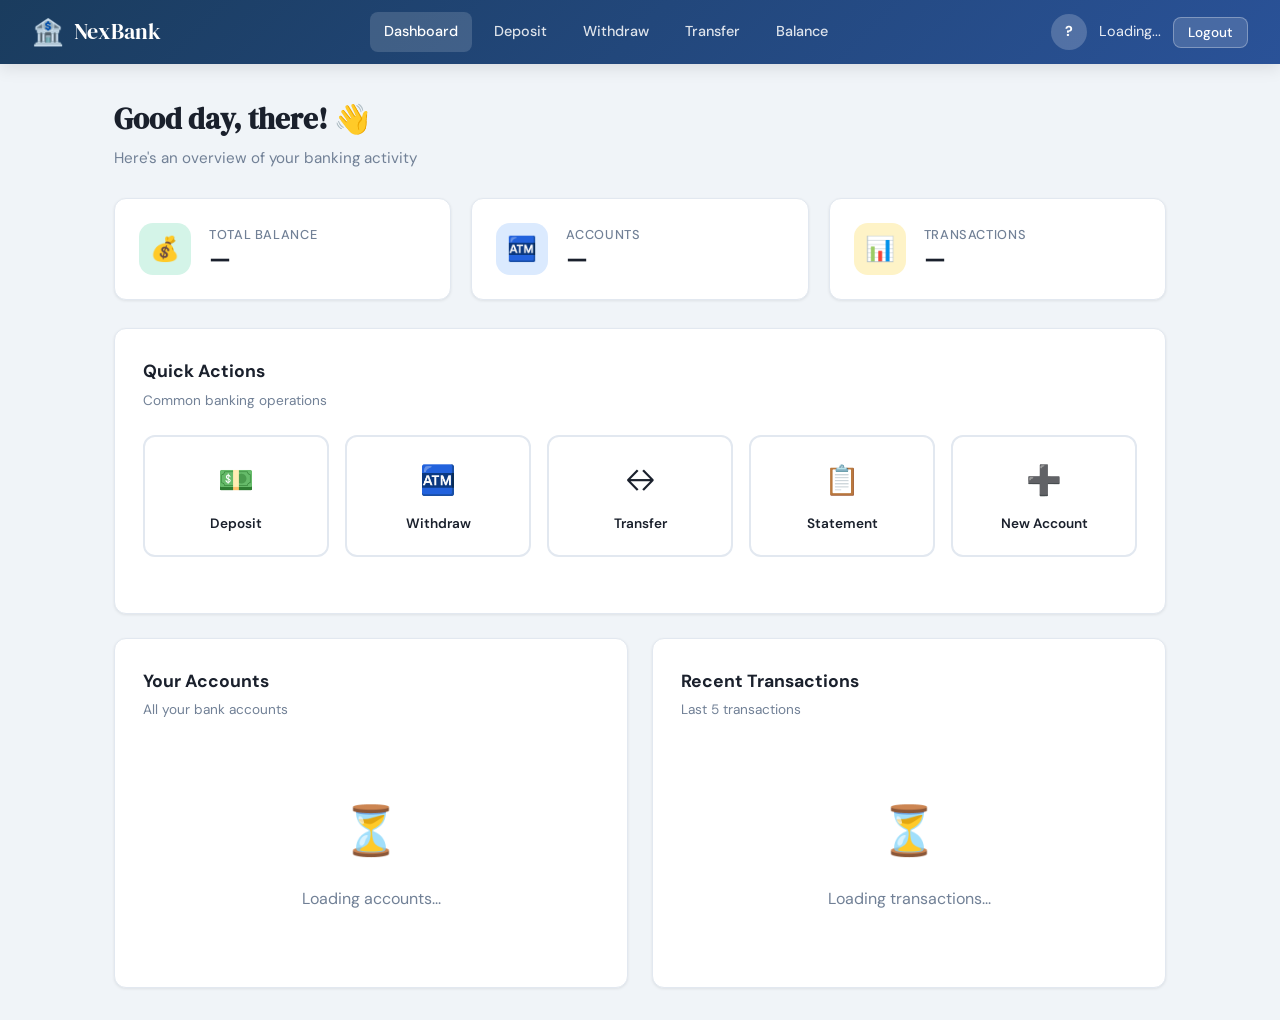
<file: backend/target/classes/static/pages/dashboard.html>
<!DOCTYPE html>
<html lang="en">
<head>
    <meta charset="UTF-8">
    <meta name="viewport" content="width=device-width, initial-scale=1.0">
    <title>Dashboard — NexBank</title>
    <link rel="stylesheet" href="../css/style.css">
</head>
<body>

<!-- Navigation Bar -->
<nav class="navbar">
    <a href="dashboard.html" class="navbar-brand">
        <span class="brand-icon">🏦</span> NexBank
    </a>
    <div class="navbar-nav">
        <a href="dashboard.html" class="active">Dashboard</a>
        <a href="deposit.html">Deposit</a>
        <a href="withdraw.html">Withdraw</a>
        <a href="transfer.html">Transfer</a>
        <a href="balance.html">Balance</a>
    </div>
    <div class="navbar-user">
        <div class="user-avatar" id="userAvatar">?</div>
        <span id="userName">Loading...</span>
        <button class="btn-logout" onclick="logout()">Logout</button>
    </div>
</nav>

<div class="main-content">

    <!-- Page Header -->
    <div class="page-header">
        <h1>Good day, <span id="greetName">there</span>! 👋</h1>
        <p>Here's an overview of your banking activity</p>
    </div>

    <!-- Alert -->
    <div id="alertBox" class="alert"></div>

    <!-- Stats Row -->
    <div class="stats-grid">
        <div class="stat-card">
            <div class="stat-icon green">💰</div>
            <div class="stat-info">
                <div class="stat-label">Total Balance</div>
                <div class="stat-value" id="totalBalance">—</div>
            </div>
        </div>
        <div class="stat-card">
            <div class="stat-icon blue">🏧</div>
            <div class="stat-info">
                <div class="stat-label">Accounts</div>
                <div class="stat-value" id="totalAccounts">—</div>
            </div>
        </div>
        <div class="stat-card">
            <div class="stat-icon orange">📊</div>
            <div class="stat-info">
                <div class="stat-label">Transactions</div>
                <div class="stat-value" id="totalTransactions">—</div>
            </div>
        </div>
    </div>

    <!-- Quick Actions -->
    <div class="card" style="margin-bottom:24px">
        <div class="card-title">Quick Actions</div>
        <div class="card-subtitle">Common banking operations</div>
        <div class="quick-actions">
            <a href="deposit.html" class="action-btn">
                <span class="action-icon">💵</span>
                <span class="action-label">Deposit</span>
            </a>
            <a href="withdraw.html" class="action-btn">
                <span class="action-icon">🏧</span>
                <span class="action-label">Withdraw</span>
            </a>
            <a href="transfer.html" class="action-btn">
                <span class="action-icon">↔️</span>
                <span class="action-label">Transfer</span>
            </a>
            <a href="balance.html" class="action-btn">
                <span class="action-icon">📋</span>
                <span class="action-label">Statement</span>
            </a>
            <a href="#" class="action-btn" id="createAccBtn">
                <span class="action-icon">➕</span>
                <span class="action-label">New Account</span>
            </a>
        </div>
    </div>

    <!-- Two Column: Accounts + Transactions -->
    <div class="two-col">

        <!-- Your Accounts -->
        <div class="card">
            <div class="card-title">Your Accounts</div>
            <div class="card-subtitle">All your bank accounts</div>
            <div id="accountsList">
                <div class="empty-state">
                    <div class="empty-icon">⏳</div>
                    <p>Loading accounts...</p>
                </div>
            </div>
        </div>

        <!-- Recent Transactions -->
        <div class="card">
            <div class="card-title">Recent Transactions</div>
            <div class="card-subtitle">Last 5 transactions</div>
            <div id="recentTransactions">
                <div class="empty-state">
                    <div class="empty-icon">⏳</div>
                    <p>Loading transactions...</p>
                </div>
            </div>
        </div>

    </div>

</div><!-- end main-content -->

<!-- Create Account Modal -->
<div id="createAccountModal" style="
    display:none; position:fixed; inset:0;
    background:rgba(0,0,0,0.5); z-index:999;
    align-items:center; justify-content:center;">
    <div class="card" style="width:380px; max-width:90vw;">
        <div class="card-title">Create New Account</div>
        <div class="card-subtitle">Choose the type of account you want</div>
        <div id="modalAlert" class="alert"></div>
        <div class="form-group">
            <label for="accountType">Account Type</label>
            <select id="accountType">
                <option value="SAVINGS">Savings Account</option>
                <option value="CURRENT">Current Account</option>
            </select>
        </div>
        <div style="display:flex; gap:12px;">
            <button id="createAccSubmit" class="btn btn-primary" onclick="createAccount()">Create Account</button>
            <button class="btn btn-outline" style="width:auto;flex:1" onclick="closeModal()">Cancel</button>
        </div>
    </div>
</div>

<script src="../js/utils.js"></script>
<script>
    // Guard: redirect to login if not authenticated
    if (!requireAuth()) { /* stops here */ }

    // Populate navbar
    populateNavbar();

    // Greet user by first name
    const user = getUser();
    if (user) {
        document.getElementById('greetName').textContent = user.name.split(' ')[0];

        // Check if admin and redirect
        if (user.role === 'ADMIN') {
            window.location.href = 'admin.html';
            return;
        }
    }

    // ---- Load Dashboard Data ----
    async function loadDashboard() {
        try {
            const result = await apiRequest('/accounts');
            if (!result || !result.ok) {
                showAlert('alertBox', 'Failed to load accounts.', 'error');
                return;
            }

            const accounts = result.data.data || [];
            renderAccounts(accounts);

            // Calculate total balance
            const total = accounts.reduce((sum, a) => sum + parseFloat(a.balance || 0), 0);
            document.getElementById('totalBalance').textContent = formatCurrency(total);
            document.getElementById('totalAccounts').textContent = accounts.length;

            // Load recent transactions from first account
            let txnCount = 0;
            if (accounts.length > 0) {
                const txnResult = await apiRequest(`/transactions/history/${accounts[0].accountId}`);
                if (txnResult && txnResult.ok) {
                    const txns = txnResult.data.data || [];
                    txnCount = txns.length;
                    renderRecentTransactions(txns.slice(0, 5));
                }
            } else {
                document.getElementById('recentTransactions').innerHTML = `
                    <div class="empty-state">
                        <div class="empty-icon">💳</div>
                        <h3>No accounts yet</h3>
                        <p>Create an account to get started</p>
                    </div>`;
            }

            document.getElementById('totalTransactions').textContent = txnCount;

        } catch (err) {
            showAlert('alertBox', 'Error loading dashboard: ' + err.message, 'error');
        }
    }

    function renderAccounts(accounts) {
        const container = document.getElementById('accountsList');
        if (accounts.length === 0) {
            container.innerHTML = `
                <div class="empty-state">
                    <div class="empty-icon">🏦</div>
                    <h3>No accounts found</h3>
                    <p>Click "New Account" to create one</p>
                </div>`;
            return;
        }

        container.innerHTML = accounts.map(acc => `
            <div class="account-card" style="margin-bottom:16px">
                <div class="account-type-badge">${acc.accountType}</div>
                <div class="account-number">${acc.accountNumber}</div>
                <div class="account-balance-label">Available Balance</div>
                <div class="account-balance-value">${formatCurrency(acc.balance)}</div>
            </div>
        `).join('');
    }

    function renderRecentTransactions(transactions) {
        const container = document.getElementById('recentTransactions');
        if (transactions.length === 0) {
            container.innerHTML = `
                <div class="empty-state">
                    <div class="empty-icon">📭</div>
                    <h3>No transactions yet</h3>
                    <p>Make a deposit to get started</p>
                </div>`;
            return;
        }

        container.innerHTML = transactions.map(txn => {
            const badge = getTransactionBadge(txn.type);
            const isCredit = txn.type === 'DEPOSIT' || txn.type === 'TRANSFER_IN';
            return `
                <div style="display:flex;justify-content:space-between;align-items:center;padding:12px 0;border-bottom:1px solid var(--border)">
                    <div>
                        <span class="badge ${badge.cls}">${badge.icon} ${badge.label}</span>
                        <div style="font-size:0.78rem;color:var(--text-muted);margin-top:4px">
                            ${txn.description || '—'} · ${formatDate(txn.timestamp)}
                        </div>
                    </div>
                    <div class="${isCredit ? 'amount-positive' : 'amount-negative'}">
                        ${isCredit ? '+' : '-'}${formatCurrency(txn.amount)}
                    </div>
                </div>
            `;
        }).join('');
    }

    // ---- Create Account Modal ----
    document.getElementById('createAccBtn').addEventListener('click', function(e) {
        e.preventDefault();
        document.getElementById('createAccountModal').style.display = 'flex';
    });

    function closeModal() {
        document.getElementById('createAccountModal').style.display = 'none';
    }

    async function createAccount() {
        const accountType = document.getElementById('accountType').value;
        const btn = document.getElementById('createAccSubmit');
        btn.disabled = true;
        btn.textContent = 'Creating...';

        try {
            const result = await apiRequest('/accounts', 'POST', { accountType });
            if (result && result.ok) {
                showAlert('modalAlert', 'Account created successfully!', 'success');
                setTimeout(() => { closeModal(); loadDashboard(); }, 1000);
            } else {
                showAlert('modalAlert', result.data.message || 'Failed to create account.', 'error');
            }
        } catch (err) {
            showAlert('modalAlert', 'Error: ' + err.message, 'error');
        } finally {
            btn.disabled = false;
            btn.textContent = 'Create Account';
        }
    }

    // Load data on page load
    loadDashboard();
</script>

</body>
</html>
</file>
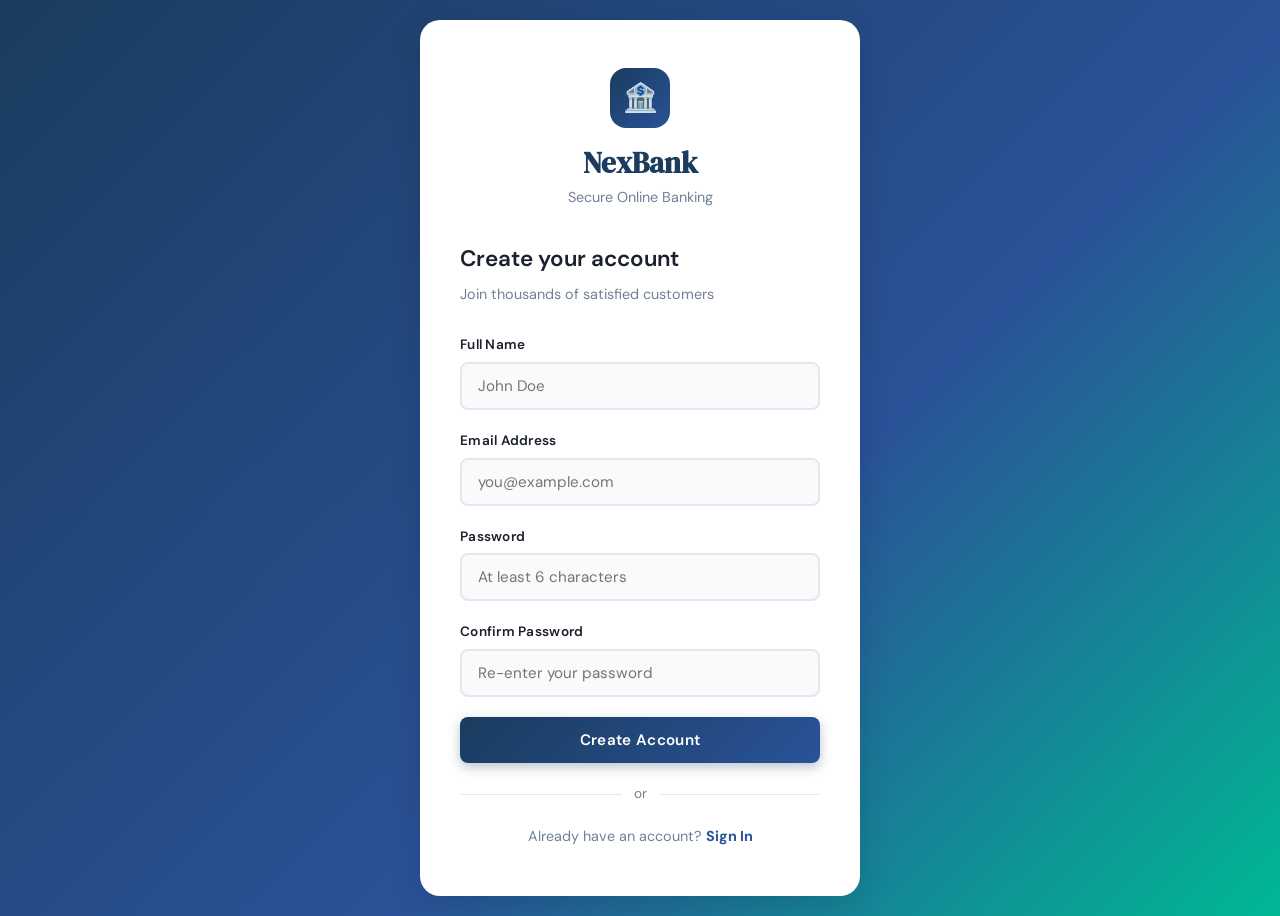
<file: backend/target/classes/static/pages/register.html>
<!DOCTYPE html>
<html lang="en">
<head>
    <meta charset="UTF-8">
    <meta name="viewport" content="width=device-width, initial-scale=1.0">
    <title>Register — NexBank</title>
    <link rel="stylesheet" href="../css/style.css">
</head>
<body class="auth-page">

<div class="auth-card">

    <div class="auth-logo">
        <div class="logo-icon">🏦</div>
        <h1>NexBank</h1>
        <p>Secure Online Banking</p>
    </div>

    <h2>Create your account</h2>
    <p class="subtitle">Join thousands of satisfied customers</p>

    <div id="alertBox" class="alert"></div>

    <form id="registerForm">

        <div class="form-group">
            <label for="name">Full Name</label>
            <input
                type="text"
                id="name"
                placeholder="John Doe"
                required
                minlength="2"
            />
        </div>

        <div class="form-group">
            <label for="email">Email Address</label>
            <input
                type="email"
                id="email"
                placeholder="you@example.com"
                required
            />
        </div>

        <div class="form-group">
            <label for="password">Password</label>
            <input
                type="password"
                id="password"
                placeholder="At least 6 characters"
                required
                minlength="6"
            />
        </div>

        <div class="form-group">
            <label for="confirmPassword">Confirm Password</label>
            <input
                type="password"
                id="confirmPassword"
                placeholder="Re-enter your password"
                required
            />
        </div>

        <button type="submit" id="registerBtn" class="btn btn-primary">
            Create Account
        </button>

    </form>

    <div class="divider"><span>or</span></div>

    <p style="text-align:center; font-size:0.9rem; color:var(--text-muted)">
        Already have an account?
        <a href="../index.html"><strong>Sign In</strong></a>
    </p>

</div>

<script src="../js/utils.js"></script>
<script>
    // Redirect to dashboard if already logged in
    if (getToken()) {
        window.location.href = 'dashboard.html';
    }

    document.getElementById('registerForm').addEventListener('submit', async function(e) {
        e.preventDefault();
        hideAlert('alertBox');

        const name            = document.getElementById('name').value.trim();
        const email           = document.getElementById('email').value.trim();
        const password        = document.getElementById('password').value;
        const confirmPassword = document.getElementById('confirmPassword').value;

        // Client-side validation
        if (!name || !email || !password || !confirmPassword) {
            showAlert('alertBox', 'All fields are required.', 'error');
            return;
        }

        if (name.length < 2) {
            showAlert('alertBox', 'Name must be at least 2 characters.', 'error');
            return;
        }

        if (!email.includes('@')) {
            showAlert('alertBox', 'Please enter a valid email address.', 'error');
            return;
        }

        if (password.length < 6) {
            showAlert('alertBox', 'Password must be at least 6 characters.', 'error');
            return;
        }

        if (password !== confirmPassword) {
            showAlert('alertBox', 'Passwords do not match.', 'error');
            return;
        }

        setButtonLoading('registerBtn', true);

        const result = await apiRequest('/auth/register', 'POST', { name, email, password });

        if (result.error) {
            showAlert('alertBox', result.error, 'error');
        } else if (result.ok && result.data.success) {
            // Auto login after registration
            setToken(result.data.data.token);
            setUser({
                name:   result.data.data.name,
                email:  result.data.data.email,
                userId: result.data.data.userId,
                role:   result.data.data.role
            });

            showAlert('alertBox', 'Account created! Redirecting to dashboard...', 'success');
            setTimeout(() => { window.location.href = 'dashboard.html'; }, 1000);
        } else {
            // Show validation errors or server message
            let errorMsg = 'Registration failed.';
            if (result.data?.data && typeof result.data.data === 'object') {
                const errors = Object.values(result.data.data).join(' | ');
                errorMsg = errors;
            } else if (result.data?.message) {
                errorMsg = result.data.message;
            }
            showAlert('alertBox', errorMsg, 'error');
        }

        setButtonLoading('registerBtn', false, 'Create Account');
        }
    });
</script>

</body>
</html>
</file>
<file: frontend/css/style.css>
/* ============================================================
   Bank Management System - Main Stylesheet
   Clean, professional banking UI
   ============================================================ */

/* Google Fonts */
@import url('https://fonts.googleapis.com/css2?family=DM+Sans:wght@300;400;500;600;700&family=DM+Serif+Display&display=swap');

/* ---- CSS Variables (Design Tokens) ---- */
:root {
  --primary:        #1a3c5e;
  --primary-light:  #2a5298;
  --accent:         #00b894;
  --accent-dark:    #00897b;
  --danger:         #e74c3c;
  --warning:        #f39c12;
  --info:           #3498db;
  --bg:             #f0f4f8;
  --bg-card:        #ffffff;
  --text:           #1a202c;
  --text-muted:     #718096;
  --border:         #e2e8f0;
  --shadow-sm:      0 1px 3px rgba(0,0,0,0.08);
  --shadow-md:      0 4px 16px rgba(0,0,0,0.10);
  --shadow-lg:      0 8px 32px rgba(0,0,0,0.13);
  --radius:         12px;
  --radius-sm:      8px;
  --transition:     0.2s ease;
}

/* ---- Reset & Base ---- */
*, *::before, *::after { box-sizing: border-box; margin: 0; padding: 0; }

body {
  font-family: 'DM Sans', sans-serif;
  background: var(--bg);
  color: var(--text);
  min-height: 100vh;
  line-height: 1.6;
}

a { text-decoration: none; color: var(--primary-light); }
a:hover { text-decoration: underline; }

/* ---- Auth Pages Layout (login, register) ---- */
.auth-page {
  min-height: 100vh;
  display: flex;
  align-items: center;
  justify-content: center;
  background: linear-gradient(135deg, #1a3c5e 0%, #2a5298 60%, #00b894 100%);
  padding: 20px;
}

.auth-card {
  background: var(--bg-card);
  border-radius: 20px;
  padding: 48px 40px;
  width: 100%;
  max-width: 440px;
  box-shadow: var(--shadow-lg);
}

.auth-logo {
  text-align: center;
  margin-bottom: 32px;
}

.auth-logo .logo-icon {
  width: 60px; height: 60px;
  background: linear-gradient(135deg, var(--primary), var(--primary-light));
  border-radius: 16px;
  display: inline-flex;
  align-items: center;
  justify-content: center;
  font-size: 28px;
  margin-bottom: 12px;
}

.auth-logo h1 {
  font-family: 'DM Serif Display', serif;
  font-size: 1.8rem;
  color: var(--primary);
}

.auth-logo p { color: var(--text-muted); font-size: 0.9rem; }

.auth-card h2 {
  font-size: 1.4rem;
  font-weight: 600;
  margin-bottom: 6px;
  color: var(--text);
}

.auth-card .subtitle {
  color: var(--text-muted);
  font-size: 0.9rem;
  margin-bottom: 28px;
}

/* ---- Form Elements ---- */
.form-group {
  margin-bottom: 20px;
}

label {
  display: block;
  font-size: 0.85rem;
  font-weight: 600;
  color: var(--text);
  margin-bottom: 6px;
  letter-spacing: 0.02em;
}

input, select {
  width: 100%;
  padding: 12px 16px;
  border: 2px solid var(--border);
  border-radius: var(--radius-sm);
  font-size: 0.95rem;
  font-family: inherit;
  color: var(--text);
  background: #f8fafc;
  transition: border-color var(--transition), box-shadow var(--transition);
  outline: none;
}

input:focus, select:focus {
  border-color: var(--primary-light);
  background: #fff;
  box-shadow: 0 0 0 3px rgba(42, 82, 152, 0.12);
}

input.error { border-color: var(--danger); }
input.success { border-color: var(--accent); }

/* ---- Buttons ---- */
.btn {
  display: inline-flex;
  align-items: center;
  justify-content: center;
  gap: 8px;
  padding: 13px 24px;
  border-radius: var(--radius-sm);
  font-size: 0.95rem;
  font-weight: 600;
  font-family: inherit;
  cursor: pointer;
  border: none;
  transition: all var(--transition);
  width: 100%;
  letter-spacing: 0.02em;
}

.btn-primary {
  background: linear-gradient(135deg, var(--primary), var(--primary-light));
  color: #fff;
  box-shadow: 0 4px 12px rgba(26, 60, 94, 0.3);
}
.btn-primary:hover {
  transform: translateY(-1px);
  box-shadow: 0 6px 18px rgba(26, 60, 94, 0.4);
}

.btn-accent {
  background: linear-gradient(135deg, var(--accent-dark), var(--accent));
  color: #fff;
  box-shadow: 0 4px 12px rgba(0, 184, 148, 0.3);
}
.btn-accent:hover { transform: translateY(-1px); }

.btn-danger {
  background: linear-gradient(135deg, #c0392b, var(--danger));
  color: #fff;
}
.btn-danger:hover { transform: translateY(-1px); }

.btn-outline {
  background: transparent;
  color: var(--primary);
  border: 2px solid var(--primary);
}
.btn-outline:hover { background: var(--primary); color: #fff; }

.btn:disabled { opacity: 0.6; cursor: not-allowed; transform: none !important; }

.btn-sm { padding: 8px 16px; font-size: 0.85rem; width: auto; }

/* ---- Alert / Message Boxes ---- */
.alert {
  padding: 14px 18px;
  border-radius: var(--radius-sm);
  font-size: 0.9rem;
  margin-bottom: 20px;
  display: flex;
  align-items: flex-start;
  gap: 10px;
  border-left: 4px solid;
  display: none; /* hidden by default, shown via JS */
}
.alert.show { display: flex; }

.alert-success {
  background: #d4edda;
  color: #155724;
  border-color: var(--accent);
}
.alert-error {
  background: #f8d7da;
  color: #721c24;
  border-color: var(--danger);
}
.alert-info {
  background: #d1ecf1;
  color: #0c5460;
  border-color: var(--info);
}

/* ---- Navigation ---- */
.navbar {
  background: linear-gradient(135deg, var(--primary) 0%, var(--primary-light) 100%);
  padding: 0 32px;
  display: flex;
  align-items: center;
  justify-content: space-between;
  height: 64px;
  box-shadow: var(--shadow-md);
  position: sticky;
  top: 0;
  z-index: 100;
}

.navbar-brand {
  display: flex;
  align-items: center;
  gap: 10px;
  color: #fff;
  font-family: 'DM Serif Display', serif;
  font-size: 1.4rem;
  text-decoration: none;
}

.navbar-brand .brand-icon { font-size: 1.6rem; }

.navbar-nav {
  display: flex;
  align-items: center;
  gap: 8px;
}

.navbar-nav a {
  color: rgba(255,255,255,0.85);
  padding: 8px 14px;
  border-radius: var(--radius-sm);
  font-size: 0.9rem;
  font-weight: 500;
  transition: all var(--transition);
  text-decoration: none;
}
.navbar-nav a:hover, .navbar-nav a.active {
  background: rgba(255,255,255,0.15);
  color: #fff;
}

.navbar-user {
  display: flex;
  align-items: center;
  gap: 12px;
  color: rgba(255,255,255,0.9);
  font-size: 0.9rem;
}

.user-avatar {
  width: 36px; height: 36px;
  background: rgba(255,255,255,0.2);
  border-radius: 50%;
  display: flex;
  align-items: center;
  justify-content: center;
  font-weight: 700;
  font-size: 0.9rem;
  color: #fff;
}

.btn-logout {
  background: rgba(255,255,255,0.15);
  color: #fff;
  border: 1px solid rgba(255,255,255,0.3);
  padding: 6px 14px;
  border-radius: var(--radius-sm);
  font-size: 0.85rem;
  cursor: pointer;
  font-family: inherit;
  font-weight: 500;
  width: auto;
  transition: all var(--transition);
}
.btn-logout:hover { background: rgba(255,255,255,0.25); }

/* ---- Main Content Layout ---- */
.main-content {
  max-width: 1100px;
  margin: 0 auto;
  padding: 32px 24px;
}

/* ---- Cards ---- */
.card {
  background: var(--bg-card);
  border-radius: var(--radius);
  padding: 28px;
  box-shadow: var(--shadow-sm);
  border: 1px solid var(--border);
}

.card-title {
  font-size: 1.1rem;
  font-weight: 700;
  color: var(--text);
  margin-bottom: 4px;
}

.card-subtitle {
  color: var(--text-muted);
  font-size: 0.85rem;
  margin-bottom: 24px;
}

/* ---- Dashboard Grid ---- */
.stats-grid {
  display: grid;
  grid-template-columns: repeat(auto-fit, minmax(220px, 1fr));
  gap: 20px;
  margin-bottom: 28px;
}

.stat-card {
  background: var(--bg-card);
  border-radius: var(--radius);
  padding: 24px;
  box-shadow: var(--shadow-sm);
  border: 1px solid var(--border);
  display: flex;
  align-items: center;
  gap: 18px;
}

.stat-icon {
  width: 52px; height: 52px;
  border-radius: 14px;
  display: flex;
  align-items: center;
  justify-content: center;
  font-size: 1.5rem;
  flex-shrink: 0;
}

.stat-icon.green  { background: #d4f4e8; }
.stat-icon.blue   { background: #dbeafe; }
.stat-icon.orange { background: #fef3c7; }
.stat-icon.red    { background: #fee2e2; }

.stat-info .stat-label {
  font-size: 0.8rem;
  color: var(--text-muted);
  font-weight: 500;
  text-transform: uppercase;
  letter-spacing: 0.05em;
}

.stat-info .stat-value {
  font-size: 1.5rem;
  font-weight: 700;
  color: var(--text);
  line-height: 1.2;
}

/* ---- Account Cards ---- */
.account-card {
  background: linear-gradient(135deg, var(--primary) 0%, var(--primary-light) 100%);
  border-radius: var(--radius);
  padding: 28px;
  color: #fff;
  position: relative;
  overflow: hidden;
  margin-bottom: 20px;
}

.account-card::before {
  content: '';
  position: absolute;
  top: -40px; right: -40px;
  width: 160px; height: 160px;
  border-radius: 50%;
  background: rgba(255,255,255,0.06);
}

.account-card::after {
  content: '';
  position: absolute;
  bottom: -60px; right: 40px;
  width: 200px; height: 200px;
  border-radius: 50%;
  background: rgba(255,255,255,0.04);
}

.account-type-badge {
  display: inline-block;
  background: rgba(255,255,255,0.2);
  border-radius: 20px;
  padding: 4px 14px;
  font-size: 0.75rem;
  font-weight: 600;
  letter-spacing: 0.08em;
  text-transform: uppercase;
  margin-bottom: 16px;
}

.account-number {
  font-size: 0.9rem;
  opacity: 0.75;
  margin-bottom: 8px;
  letter-spacing: 0.05em;
}

.account-balance-label { font-size: 0.8rem; opacity: 0.75; margin-bottom: 4px; }
.account-balance-value {
  font-size: 2.2rem;
  font-weight: 700;
  font-family: 'DM Serif Display', serif;
}

/* ---- Transaction Table ---- */
.table-wrapper {
  overflow-x: auto;
}

table {
  width: 100%;
  border-collapse: collapse;
  font-size: 0.9rem;
}

thead th {
  text-align: left;
  padding: 12px 16px;
  background: var(--bg);
  color: var(--text-muted);
  font-size: 0.78rem;
  font-weight: 600;
  text-transform: uppercase;
  letter-spacing: 0.06em;
  border-bottom: 2px solid var(--border);
}

tbody td {
  padding: 14px 16px;
  border-bottom: 1px solid var(--border);
  color: var(--text);
  vertical-align: middle;
}

tbody tr:hover { background: #f8fafc; }
tbody tr:last-child td { border-bottom: none; }

/* Transaction type badges */
.badge {
  display: inline-flex;
  align-items: center;
  gap: 5px;
  padding: 4px 10px;
  border-radius: 20px;
  font-size: 0.75rem;
  font-weight: 600;
  white-space: nowrap;
}
.badge-deposit    { background: #d4f4e8; color: #0d6e4b; }
.badge-withdrawal { background: #fee2e2; color: #991b1b; }
.badge-transfer-out { background: #fef3c7; color: #92400e; }
.badge-transfer-in  { background: #dbeafe; color: #1e40af; }

.amount-positive { color: #0d6e4b; font-weight: 600; }
.amount-negative { color: #991b1b; font-weight: 600; }

/* ---- Page Header ---- */
.page-header {
  margin-bottom: 28px;
}
.page-header h1 {
  font-family: 'DM Serif Display', serif;
  font-size: 1.8rem;
  color: var(--text);
}
.page-header p {
  color: var(--text-muted);
  font-size: 0.95rem;
  margin-top: 4px;
}

/* ---- Quick Actions Grid ---- */
.quick-actions {
  display: grid;
  grid-template-columns: repeat(auto-fit, minmax(140px, 1fr));
  gap: 16px;
  margin-bottom: 28px;
}

.action-btn {
  background: var(--bg-card);
  border: 2px solid var(--border);
  border-radius: var(--radius);
  padding: 20px 16px;
  text-align: center;
  cursor: pointer;
  transition: all var(--transition);
  text-decoration: none;
  color: var(--text);
  display: flex;
  flex-direction: column;
  align-items: center;
  gap: 10px;
}
.action-btn:hover {
  border-color: var(--primary-light);
  box-shadow: var(--shadow-md);
  transform: translateY(-2px);
  text-decoration: none;
}
.action-btn .action-icon { font-size: 1.8rem; }
.action-btn .action-label { font-size: 0.85rem; font-weight: 600; }

/* ---- Form Page Layout ---- */
.form-page {
  max-width: 560px;
  margin: 0 auto;
}

/* ---- Account Selector ---- */
.account-selector {
  margin-bottom: 24px;
  padding: 16px;
  background: var(--bg);
  border-radius: var(--radius-sm);
  border: 1px solid var(--border);
}

.account-selector label { margin-bottom: 8px; }

/* ---- Loading Spinner ---- */
.spinner {
  display: inline-block;
  width: 18px; height: 18px;
  border: 3px solid rgba(255,255,255,0.3);
  border-top-color: #fff;
  border-radius: 50%;
  animation: spin 0.8s linear infinite;
}
@keyframes spin { to { transform: rotate(360deg); } }

/* ---- Divider ---- */
.divider {
  text-align: center;
  color: var(--text-muted);
  font-size: 0.85rem;
  margin: 20px 0;
  position: relative;
}
.divider::before {
  content: '';
  position: absolute;
  top: 50%; left: 0; right: 0;
  height: 1px;
  background: var(--border);
}
.divider span {
  background: var(--bg-card);
  padding: 0 12px;
  position: relative;
}

/* ---- Empty State ---- */
.empty-state {
  text-align: center;
  padding: 48px 24px;
  color: var(--text-muted);
}
.empty-state .empty-icon { font-size: 3rem; margin-bottom: 16px; }
.empty-state h3 { font-size: 1.1rem; color: var(--text); margin-bottom: 8px; }

/* ---- Two Column Layout ---- */
.two-col {
  display: grid;
  grid-template-columns: 1fr 1fr;
  gap: 24px;
}

@media (max-width: 768px) {
  .two-col { grid-template-columns: 1fr; }
  .navbar { padding: 0 16px; }
  .navbar-nav { display: none; }
  .main-content { padding: 20px 16px; }
  .auth-card { padding: 32px 24px; }
  .stats-grid { grid-template-columns: 1fr 1fr; }
  .account-balance-value { font-size: 1.8rem; }
}
</file>
<file: backend/target/classes/static/css/style.css>
/* ============================================================
   Bank Management System - Main Stylesheet
   Clean, professional banking UI
   ============================================================ */

/* Google Fonts */
@import url('https://fonts.googleapis.com/css2?family=DM+Sans:wght@300;400;500;600;700&family=DM+Serif+Display&display=swap');

/* ---- CSS Variables (Design Tokens) ---- */
:root {
  --primary:        #1a3c5e;
  --primary-light:  #2a5298;
  --accent:         #00b894;
  --accent-dark:    #00897b;
  --danger:         #e74c3c;
  --warning:        #f39c12;
  --info:           #3498db;
  --bg:             #f0f4f8;
  --bg-card:        #ffffff;
  --text:           #1a202c;
  --text-muted:     #718096;
  --border:         #e2e8f0;
  --shadow-sm:      0 1px 3px rgba(0,0,0,0.08);
  --shadow-md:      0 4px 16px rgba(0,0,0,0.10);
  --shadow-lg:      0 8px 32px rgba(0,0,0,0.13);
  --radius:         12px;
  --radius-sm:      8px;
  --transition:     0.2s ease;
}

/* ---- Reset & Base ---- */
*, *::before, *::after { box-sizing: border-box; margin: 0; padding: 0; }

body {
  font-family: 'DM Sans', sans-serif;
  background: var(--bg);
  color: var(--text);
  min-height: 100vh;
  line-height: 1.6;
}

a { text-decoration: none; color: var(--primary-light); }
a:hover { text-decoration: underline; }

/* ---- Auth Pages Layout (login, register) ---- */
.auth-page {
  min-height: 100vh;
  display: flex;
  align-items: center;
  justify-content: center;
  background: linear-gradient(135deg, #1a3c5e 0%, #2a5298 60%, #00b894 100%);
  padding: 20px;
}

.auth-card {
  background: var(--bg-card);
  border-radius: 20px;
  padding: 48px 40px;
  width: 100%;
  max-width: 440px;
  box-shadow: var(--shadow-lg);
}

.auth-logo {
  text-align: center;
  margin-bottom: 32px;
}

.auth-logo .logo-icon {
  width: 60px; height: 60px;
  background: linear-gradient(135deg, var(--primary), var(--primary-light));
  border-radius: 16px;
  display: inline-flex;
  align-items: center;
  justify-content: center;
  font-size: 28px;
  margin-bottom: 12px;
}

.auth-logo h1 {
  font-family: 'DM Serif Display', serif;
  font-size: 1.8rem;
  color: var(--primary);
}

.auth-logo p { color: var(--text-muted); font-size: 0.9rem; }

.auth-card h2 {
  font-size: 1.4rem;
  font-weight: 600;
  margin-bottom: 6px;
  color: var(--text);
}

.auth-card .subtitle {
  color: var(--text-muted);
  font-size: 0.9rem;
  margin-bottom: 28px;
}

/* ---- Form Elements ---- */
.form-group {
  margin-bottom: 20px;
}

label {
  display: block;
  font-size: 0.85rem;
  font-weight: 600;
  color: var(--text);
  margin-bottom: 6px;
  letter-spacing: 0.02em;
}

input, select {
  width: 100%;
  padding: 12px 16px;
  border: 2px solid var(--border);
  border-radius: var(--radius-sm);
  font-size: 0.95rem;
  font-family: inherit;
  color: var(--text);
  background: #f8fafc;
  transition: border-color var(--transition), box-shadow var(--transition);
  outline: none;
}

input:focus, select:focus {
  border-color: var(--primary-light);
  background: #fff;
  box-shadow: 0 0 0 3px rgba(42, 82, 152, 0.12);
}

input.error { border-color: var(--danger); }
input.success { border-color: var(--accent); }

/* ---- Buttons ---- */
.btn {
  display: inline-flex;
  align-items: center;
  justify-content: center;
  gap: 8px;
  padding: 13px 24px;
  border-radius: var(--radius-sm);
  font-size: 0.95rem;
  font-weight: 600;
  font-family: inherit;
  cursor: pointer;
  border: none;
  transition: all var(--transition);
  width: 100%;
  letter-spacing: 0.02em;
}

.btn-primary {
  background: linear-gradient(135deg, var(--primary), var(--primary-light));
  color: #fff;
  box-shadow: 0 4px 12px rgba(26, 60, 94, 0.3);
}
.btn-primary:hover {
  transform: translateY(-1px);
  box-shadow: 0 6px 18px rgba(26, 60, 94, 0.4);
}

.btn-accent {
  background: linear-gradient(135deg, var(--accent-dark), var(--accent));
  color: #fff;
  box-shadow: 0 4px 12px rgba(0, 184, 148, 0.3);
}
.btn-accent:hover { transform: translateY(-1px); }

.btn-danger {
  background: linear-gradient(135deg, #c0392b, var(--danger));
  color: #fff;
}
.btn-danger:hover { transform: translateY(-1px); }

.btn-outline {
  background: transparent;
  color: var(--primary);
  border: 2px solid var(--primary);
}
.btn-outline:hover { background: var(--primary); color: #fff; }

.btn:disabled { opacity: 0.6; cursor: not-allowed; transform: none !important; }

.btn-sm { padding: 8px 16px; font-size: 0.85rem; width: auto; }

/* ---- Alert / Message Boxes ---- */
.alert {
  padding: 14px 18px;
  border-radius: var(--radius-sm);
  font-size: 0.9rem;
  margin-bottom: 20px;
  display: flex;
  align-items: flex-start;
  gap: 10px;
  border-left: 4px solid;
  display: none; /* hidden by default, shown via JS */
}
.alert.show { display: flex; }

.alert-success {
  background: #d4edda;
  color: #155724;
  border-color: var(--accent);
}
.alert-error {
  background: #f8d7da;
  color: #721c24;
  border-color: var(--danger);
}
.alert-info {
  background: #d1ecf1;
  color: #0c5460;
  border-color: var(--info);
}

/* ---- Navigation ---- */
.navbar {
  background: linear-gradient(135deg, var(--primary) 0%, var(--primary-light) 100%);
  padding: 0 32px;
  display: flex;
  align-items: center;
  justify-content: space-between;
  height: 64px;
  box-shadow: var(--shadow-md);
  position: sticky;
  top: 0;
  z-index: 100;
}

.navbar-brand {
  display: flex;
  align-items: center;
  gap: 10px;
  color: #fff;
  font-family: 'DM Serif Display', serif;
  font-size: 1.4rem;
  text-decoration: none;
}

.navbar-brand .brand-icon { font-size: 1.6rem; }

.navbar-nav {
  display: flex;
  align-items: center;
  gap: 8px;
}

.navbar-nav a {
  color: rgba(255,255,255,0.85);
  padding: 8px 14px;
  border-radius: var(--radius-sm);
  font-size: 0.9rem;
  font-weight: 500;
  transition: all var(--transition);
  text-decoration: none;
}
.navbar-nav a:hover, .navbar-nav a.active {
  background: rgba(255,255,255,0.15);
  color: #fff;
}

.navbar-user {
  display: flex;
  align-items: center;
  gap: 12px;
  color: rgba(255,255,255,0.9);
  font-size: 0.9rem;
}

.user-avatar {
  width: 36px; height: 36px;
  background: rgba(255,255,255,0.2);
  border-radius: 50%;
  display: flex;
  align-items: center;
  justify-content: center;
  font-weight: 700;
  font-size: 0.9rem;
  color: #fff;
}

.btn-logout {
  background: rgba(255,255,255,0.15);
  color: #fff;
  border: 1px solid rgba(255,255,255,0.3);
  padding: 6px 14px;
  border-radius: var(--radius-sm);
  font-size: 0.85rem;
  cursor: pointer;
  font-family: inherit;
  font-weight: 500;
  width: auto;
  transition: all var(--transition);
}
.btn-logout:hover { background: rgba(255,255,255,0.25); }

/* ---- Main Content Layout ---- */
.main-content {
  max-width: 1100px;
  margin: 0 auto;
  padding: 32px 24px;
}

/* ---- Cards ---- */
.card {
  background: var(--bg-card);
  border-radius: var(--radius);
  padding: 28px;
  box-shadow: var(--shadow-sm);
  border: 1px solid var(--border);
}

.card-title {
  font-size: 1.1rem;
  font-weight: 700;
  color: var(--text);
  margin-bottom: 4px;
}

.card-subtitle {
  color: var(--text-muted);
  font-size: 0.85rem;
  margin-bottom: 24px;
}

/* ---- Dashboard Grid ---- */
.stats-grid {
  display: grid;
  grid-template-columns: repeat(auto-fit, minmax(220px, 1fr));
  gap: 20px;
  margin-bottom: 28px;
}

.stat-card {
  background: var(--bg-card);
  border-radius: var(--radius);
  padding: 24px;
  box-shadow: var(--shadow-sm);
  border: 1px solid var(--border);
  display: flex;
  align-items: center;
  gap: 18px;
}

.stat-icon {
  width: 52px; height: 52px;
  border-radius: 14px;
  display: flex;
  align-items: center;
  justify-content: center;
  font-size: 1.5rem;
  flex-shrink: 0;
}

.stat-icon.green  { background: #d4f4e8; }
.stat-icon.blue   { background: #dbeafe; }
.stat-icon.orange { background: #fef3c7; }
.stat-icon.red    { background: #fee2e2; }

.stat-info .stat-label {
  font-size: 0.8rem;
  color: var(--text-muted);
  font-weight: 500;
  text-transform: uppercase;
  letter-spacing: 0.05em;
}

.stat-info .stat-value {
  font-size: 1.5rem;
  font-weight: 700;
  color: var(--text);
  line-height: 1.2;
}

/* ---- Account Cards ---- */
.account-card {
  background: linear-gradient(135deg, var(--primary) 0%, var(--primary-light) 100%);
  border-radius: var(--radius);
  padding: 28px;
  color: #fff;
  position: relative;
  overflow: hidden;
  margin-bottom: 20px;
}

.account-card::before {
  content: '';
  position: absolute;
  top: -40px; right: -40px;
  width: 160px; height: 160px;
  border-radius: 50%;
  background: rgba(255,255,255,0.06);
}

.account-card::after {
  content: '';
  position: absolute;
  bottom: -60px; right: 40px;
  width: 200px; height: 200px;
  border-radius: 50%;
  background: rgba(255,255,255,0.04);
}

.account-type-badge {
  display: inline-block;
  background: rgba(255,255,255,0.2);
  border-radius: 20px;
  padding: 4px 14px;
  font-size: 0.75rem;
  font-weight: 600;
  letter-spacing: 0.08em;
  text-transform: uppercase;
  margin-bottom: 16px;
}

.account-number {
  font-size: 0.9rem;
  opacity: 0.75;
  margin-bottom: 8px;
  letter-spacing: 0.05em;
}

.account-balance-label { font-size: 0.8rem; opacity: 0.75; margin-bottom: 4px; }
.account-balance-value {
  font-size: 2.2rem;
  font-weight: 700;
  font-family: 'DM Serif Display', serif;
}

/* ---- Transaction Table ---- */
.table-wrapper {
  overflow-x: auto;
}

table {
  width: 100%;
  border-collapse: collapse;
  font-size: 0.9rem;
}

thead th {
  text-align: left;
  padding: 12px 16px;
  background: var(--bg);
  color: var(--text-muted);
  font-size: 0.78rem;
  font-weight: 600;
  text-transform: uppercase;
  letter-spacing: 0.06em;
  border-bottom: 2px solid var(--border);
}

tbody td {
  padding: 14px 16px;
  border-bottom: 1px solid var(--border);
  color: var(--text);
  vertical-align: middle;
}

tbody tr:hover { background: #f8fafc; }
tbody tr:last-child td { border-bottom: none; }

/* Transaction type badges */
.badge {
  display: inline-flex;
  align-items: center;
  gap: 5px;
  padding: 4px 10px;
  border-radius: 20px;
  font-size: 0.75rem;
  font-weight: 600;
  white-space: nowrap;
}
.badge-deposit    { background: #d4f4e8; color: #0d6e4b; }
.badge-withdrawal { background: #fee2e2; color: #991b1b; }
.badge-transfer-out { background: #fef3c7; color: #92400e; }
.badge-transfer-in  { background: #dbeafe; color: #1e40af; }

.amount-positive { color: #0d6e4b; font-weight: 600; }
.amount-negative { color: #991b1b; font-weight: 600; }

/* ---- Page Header ---- */
.page-header {
  margin-bottom: 28px;
}
.page-header h1 {
  font-family: 'DM Serif Display', serif;
  font-size: 1.8rem;
  color: var(--text);
}
.page-header p {
  color: var(--text-muted);
  font-size: 0.95rem;
  margin-top: 4px;
}

/* ---- Quick Actions Grid ---- */
.quick-actions {
  display: grid;
  grid-template-columns: repeat(auto-fit, minmax(140px, 1fr));
  gap: 16px;
  margin-bottom: 28px;
}

.action-btn {
  background: var(--bg-card);
  border: 2px solid var(--border);
  border-radius: var(--radius);
  padding: 20px 16px;
  text-align: center;
  cursor: pointer;
  transition: all var(--transition);
  text-decoration: none;
  color: var(--text);
  display: flex;
  flex-direction: column;
  align-items: center;
  gap: 10px;
}
.action-btn:hover {
  border-color: var(--primary-light);
  box-shadow: var(--shadow-md);
  transform: translateY(-2px);
  text-decoration: none;
}
.action-btn .action-icon { font-size: 1.8rem; }
.action-btn .action-label { font-size: 0.85rem; font-weight: 600; }

/* ---- Form Page Layout ---- */
.form-page {
  max-width: 560px;
  margin: 0 auto;
}

/* ---- Account Selector ---- */
.account-selector {
  margin-bottom: 24px;
  padding: 16px;
  background: var(--bg);
  border-radius: var(--radius-sm);
  border: 1px solid var(--border);
}

.account-selector label { margin-bottom: 8px; }

/* ---- Loading Spinner ---- */
.spinner {
  display: inline-block;
  width: 18px; height: 18px;
  border: 3px solid rgba(255,255,255,0.3);
  border-top-color: #fff;
  border-radius: 50%;
  animation: spin 0.8s linear infinite;
}
@keyframes spin { to { transform: rotate(360deg); } }

/* ---- Divider ---- */
.divider {
  text-align: center;
  color: var(--text-muted);
  font-size: 0.85rem;
  margin: 20px 0;
  position: relative;
}
.divider::before {
  content: '';
  position: absolute;
  top: 50%; left: 0; right: 0;
  height: 1px;
  background: var(--border);
}
.divider span {
  background: var(--bg-card);
  padding: 0 12px;
  position: relative;
}

/* ---- Empty State ---- */
.empty-state {
  text-align: center;
  padding: 48px 24px;
  color: var(--text-muted);
}
.empty-state .empty-icon { font-size: 3rem; margin-bottom: 16px; }
.empty-state h3 { font-size: 1.1rem; color: var(--text); margin-bottom: 8px; }

/* ---- Two Column Layout ---- */
.two-col {
  display: grid;
  grid-template-columns: 1fr 1fr;
  gap: 24px;
}

@media (max-width: 768px) {
  .two-col { grid-template-columns: 1fr; }
  .navbar { padding: 0 16px; }
  .navbar-nav { display: none; }
  .main-content { padding: 20px 16px; }
  .auth-card { padding: 32px 24px; }
  .stats-grid { grid-template-columns: 1fr 1fr; }
  .account-balance-value { font-size: 1.8rem; }
}
</file>
